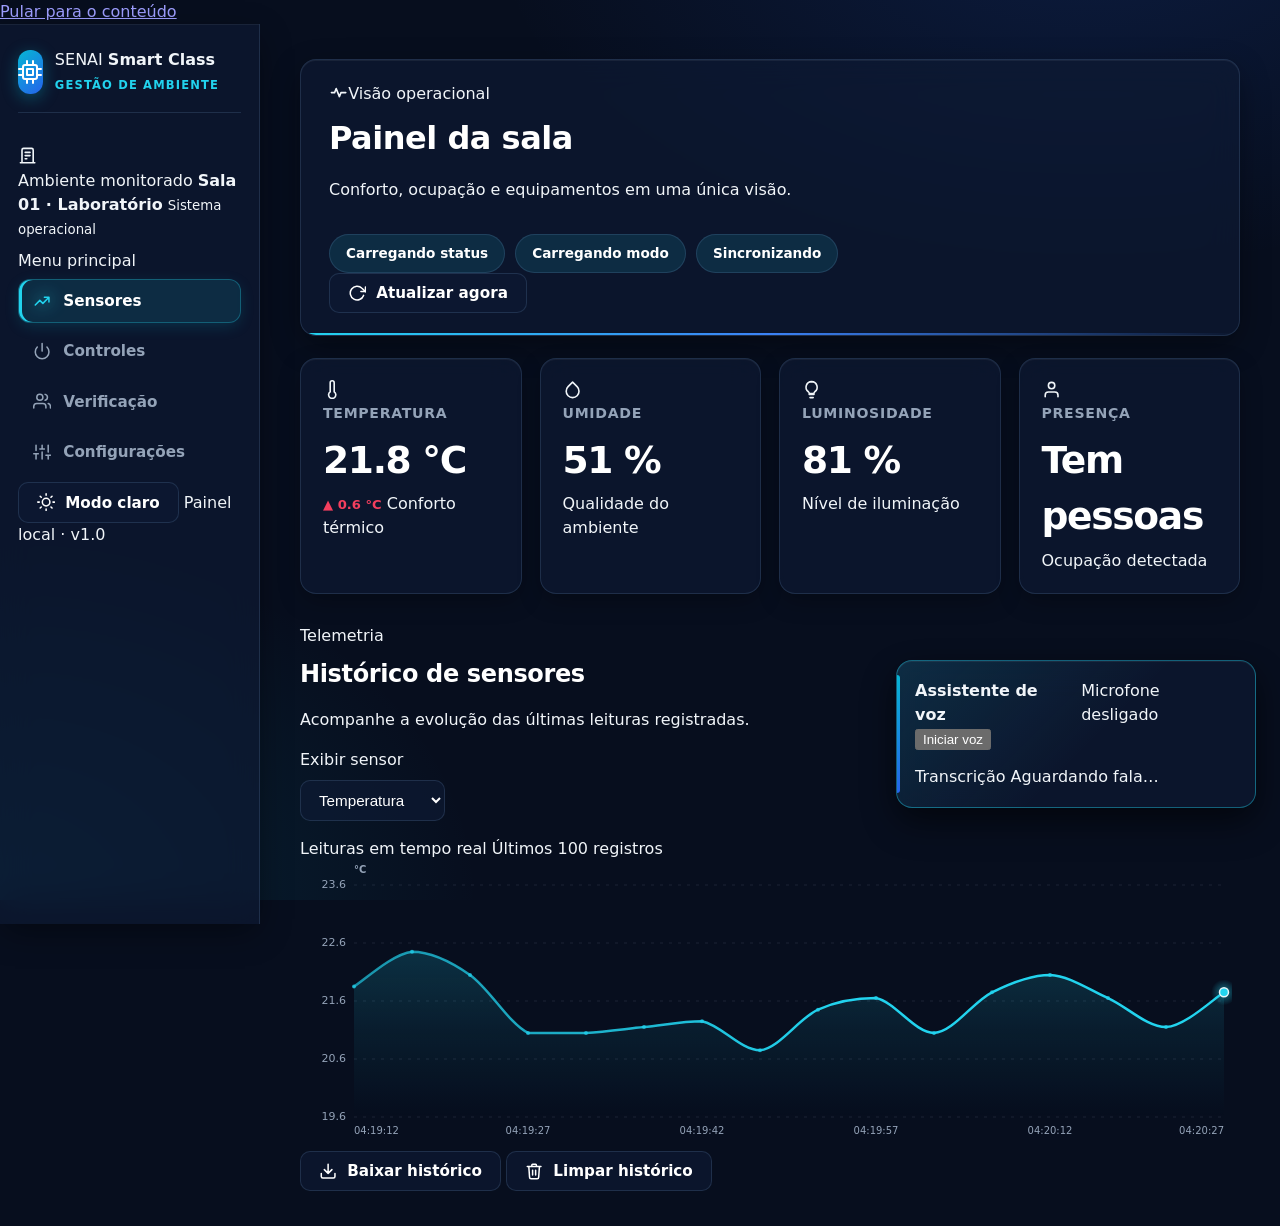
<file: INDEX.html>
<!DOCTYPE html>
<html lang="pt-BR" data-tema="escuro">

<head>
    <meta charset="UTF-8">
    <meta name="viewport" content="width=device-width, initial-scale=1">
    <meta name="color-scheme" content="dark light">
    <meta name="theme-color" content="#07111f">
    <meta name="description" content="Painel inteligente para monitoramento e controle de sala.">
    <title>SENAI Smart Class | Monitoramento Inteligente</title>
    <script>
        /* Aplica o tema salvo antes da primeira pintura para evitar oscilação visual. */
        try {
            const temaSalvo = localStorage.getItem("tema");
            document.documentElement.dataset.tema =
                temaSalvo === "claro" || temaSalvo === "escuro" ? temaSalvo : "escuro";
        } catch (erro) {
            document.documentElement.dataset.tema = "escuro";
        }
    </script>
    <link rel="stylesheet" href="VISUAL.css">
    <script src="APP.js" defer></script>
</head>

<body>
    <a class="pular-conteudo" href="#conteudo-principal">Pular para o conteúdo</a>

    <!-- Sprite local: mantém a interface rápida e independente de bibliotecas externas. -->
    <svg class="svg-sprite" width="0" height="0" aria-hidden="true" focusable="false">
        <symbol id="i-logo" viewBox="0 0 24 24">
            <rect x="5" y="5" width="14" height="14" rx="2" />
            <rect x="9" y="9" width="6" height="6" />
            <path d="M9 1v4M15 1v4M9 19v4M15 19v4M1 9h4M1 15h4M19 9h4M19 15h4" />
        </symbol>
        <symbol id="i-temp" viewBox="0 0 24 24">
            <path d="M14 14.76V3.5a2.5 2.5 0 0 0-5 0v11.26a4.5 4.5 0 1 0 5 0z" />
        </symbol>
        <symbol id="i-gota" viewBox="0 0 24 24">
            <path d="M12 2.69l5.66 5.66a8 8 0 1 1-11.31 0z" />
        </symbol>
        <symbol id="i-luz" viewBox="0 0 24 24">
            <path d="M9 18h6M10 22h4M12 2a7 7 0 0 0-4 12.7c.7.6 1 1.3 1 2.3h6c0-1 .3-1.7 1-2.3A7 7 0 0 0 12 2z" />
        </symbol>
        <symbol id="i-user" viewBox="0 0 24 24">
            <path d="M20 21v-2a4 4 0 0 0-4-4H8a4 4 0 0 0-4 4v2" />
            <circle cx="12" cy="7" r="4" />
        </symbol>
        <symbol id="i-users" viewBox="0 0 24 24">
            <path d="M17 21v-2a4 4 0 0 0-4-4H5a4 4 0 0 0-4 4v2" />
            <circle cx="9" cy="7" r="4" />
            <path d="M23 21v-2a4 4 0 0 0-3-3.87M16 3.13a4 4 0 0 1 0 7.75" />
        </symbol>
        <symbol id="i-neve" viewBox="0 0 24 24">
            <path d="M12 2v20M2 12h20M4.93 4.93l14.14 14.14M19.07 4.93 4.93 19.07" />
        </symbol>
        <symbol id="i-power" viewBox="0 0 24 24">
            <path d="M18.36 6.64a9 9 0 1 1-12.73 0M12 2v10" />
        </symbol>
        <symbol id="i-grafico" viewBox="0 0 24 24">
            <path d="M3 17l6-6 4 4 8-8M15 7h6v6" />
        </symbol>
        <symbol id="i-ajustes" viewBox="0 0 24 24">
            <path d="M4 21v-7M4 10V3M12 21v-9M12 8V3M20 21v-5M20 12V3M1 14h6M9 8h6M17 16h6" />
        </symbol>
        <symbol id="i-atualizar" viewBox="0 0 24 24">
            <path d="M23 4v6h-6" />
            <path d="M20.49 15a9 9 0 1 1-2.12-9.36L23 10" />
        </symbol>
        <symbol id="i-baixar" viewBox="0 0 24 24">
            <path d="M21 15v4a2 2 0 0 1-2 2H5a2 2 0 0 1-2-2v-4M7 10l5 5 5-5M12 15V3" />
        </symbol>
        <symbol id="i-lixo" viewBox="0 0 24 24">
            <path
                d="M3 6h18M19 6l-1 14a2 2 0 0 1-2 2H8a2 2 0 0 1-2-2L5 6M10 11v6M14 11v6M9 6V4a1 1 0 0 1 1-1h4a1 1 0 0 1 1 1v2" />
        </symbol>
        <symbol id="i-sol" viewBox="0 0 24 24">
            <circle cx="12" cy="12" r="5" />
            <path
                d="M12 1v2M12 21v2M4.2 4.2l1.4 1.4M18.4 18.4l1.4 1.4M1 12h2M21 12h2M4.2 19.8l1.4-1.4M18.4 5.6l1.4-1.4" />
        </symbol>
        <symbol id="i-lua" viewBox="0 0 24 24">
            <path d="M21 12.79A9 9 0 1 1 11.21 3 7 7 0 0 0 21 12.79z" />
        </symbol>
        <symbol id="i-sala" viewBox="0 0 24 24">
            <path d="M3 21h18M5 21V5a2 2 0 0 1 2-2h10a2 2 0 0 1 2 2v16M9 8h6M9 12h6M9 16h2" />
        </symbol>
        <symbol id="i-pulso" viewBox="0 0 24 24">
            <path d="M3 12h4l2-5 4 10 2-5h6" />
        </symbol>
    </svg>

    <div class="fundo-orb fundo-orb-um" aria-hidden="true"></div>
    <div class="fundo-orb fundo-orb-dois" aria-hidden="true"></div>

    <div class="layout">
        <aside class="sidebar" aria-label="Navegação do painel">
            <div class="marca">
                <span class="logo" aria-hidden="true">
                    <svg class="ico">
                        <use href="#i-logo" />
                    </svg>
                </span>
                <div class="marca-texto">
                    <span class="marca-instituicao">SENAI</span>
                    <strong>Smart Class</strong>
                    <small>Gestão de ambiente</small>
                </div>
            </div>

            <div class="sala-resumo">
                <span class="sala-icone" aria-hidden="true"><svg class="ico">
                        <use href="#i-sala" />
                    </svg></span>
                <div>
                    <span>Ambiente monitorado</span>
                    <strong>Sala 01 · Laboratório</strong>
                    <small><i aria-hidden="true"></i>Sistema operacional</small>
                </div>
            </div>

            <nav class="menu" aria-label="Seções do dashboard" role="tablist">
                <span class="menu-titulo">Menu principal</span>
                <button class="aba-btn ativa" id="aba-btn-sensores" data-aba="sensores" type="button" role="tab"
                    aria-selected="true" aria-controls="aba-sensores" tabindex="0">
                    <svg class="ico" aria-hidden="true">
                        <use href="#i-grafico" />
                    </svg>
                    <span>Sensores</span>
                </button>
                <button class="aba-btn" id="aba-btn-controles" data-aba="controles" type="button" role="tab"
                    aria-selected="false" aria-controls="aba-controles" tabindex="-1">
                    <svg class="ico" aria-hidden="true">
                        <use href="#i-power" />
                    </svg>
                    <span>Controles</span>
                </button>
                <button class="aba-btn" id="aba-btn-verificacao" data-aba="verificacao" type="button" role="tab"
                    aria-selected="false" aria-controls="aba-verificacao" tabindex="-1">
                    <svg class="ico" aria-hidden="true">
                        <use href="#i-users" />
                    </svg>
                    <span>Verificação</span>
                </button>
                <button class="aba-btn" id="aba-btn-config" data-aba="config" type="button" role="tab"
                    aria-selected="false" aria-controls="aba-config" tabindex="-1">
                    <svg class="ico" aria-hidden="true">
                        <use href="#i-ajustes" />
                    </svg>
                    <span>Configurações</span>
                </button>
            </nav>

            <div class="sidebar-rodape">
                <button class="btn tema-btn" id="btn-tema" type="button" aria-label="Ativar modo claro">
                    <span class="tema-icone" aria-hidden="true">
                        <svg class="ico ico-sol">
                            <use href="#i-sol" />
                        </svg>
                        <svg class="ico ico-lua">
                            <use href="#i-lua" />
                        </svg>
                    </span>
                    <span id="tema-texto">Modo claro</span>
                </button>
                <span class="versao">Painel local · v1.0</span>
            </div>
        </aside>

        <main class="conteudo" id="conteudo-principal" tabindex="-1">
            <div class="conteudo-interno">
                <header class="banner">
                    <div class="banner-identidade">
                        <span class="eyebrow"><svg class="ico" aria-hidden="true">
                                <use href="#i-pulso" />
                            </svg>Visão operacional</span>
                        <h1>Painel da sala</h1>
                        <p>Conforto, ocupação e equipamentos em uma única visão.</p>
                    </div>

                    <div class="banner-operacao">
                        <div class="pills" aria-label="Resumo operacional" aria-live="polite">
                            <span class="status" id="banner-status">Carregando status</span>
                            <span class="status" id="banner-modo">Carregando modo</span>
                            <span class="status status-hora" id="banner-hora">Sincronizando</span>
                        </div>
                        <button class="btn btn-atualizar" id="btn-atualizar" type="button">
                            <svg class="ico" aria-hidden="true">
                                <use href="#i-atualizar" />
                            </svg>
                            Atualizar agora
                        </button>
                    </div>
                </header>

                <section class="metricas" aria-label="Indicadores atuais da sala">
                    <article class="card metrica metrica-temperatura">
                        <div class="metrica-topo">
                            <span class="metrica-icone" aria-hidden="true"><svg class="ico">
                                    <use href="#i-temp" />
                                </svg></span>
                            <span class="rotulo">Temperatura</span>
                        </div>
                        <div class="valor" id="m-temp">--</div>
                        <div class="metrica-rodape">
                            <span class="delta" id="m-temp-delta"></span>
                            <span>Conforto térmico</span>
                        </div>
                    </article>

                    <article class="card metrica metrica-umidade">
                        <div class="metrica-topo">
                            <span class="metrica-icone" aria-hidden="true"><svg class="ico">
                                    <use href="#i-gota" />
                                </svg></span>
                            <span class="rotulo">Umidade</span>
                        </div>
                        <div class="valor" id="m-umid">--</div>
                        <div class="metrica-rodape"><span>Qualidade do ambiente</span></div>
                    </article>

                    <article class="card metrica metrica-luminosidade">
                        <div class="metrica-topo">
                            <span class="metrica-icone" aria-hidden="true"><svg class="ico">
                                    <use href="#i-luz" />
                                </svg></span>
                            <span class="rotulo">Luminosidade</span>
                        </div>
                        <div class="valor" id="m-lux">--</div>
                        <div class="metrica-rodape"><span>Nível de iluminação</span></div>
                    </article>

                    <article class="card metrica metrica-presenca">
                        <div class="metrica-topo">
                            <span class="metrica-icone" aria-hidden="true"><svg class="ico">
                                    <use href="#i-user" />
                                </svg></span>
                            <span class="rotulo">Presença</span>
                        </div>
                        <div class="valor valor-texto" id="m-presenca">--</div>
                        <div class="metrica-rodape"><span>Ocupação detectada</span></div>
                    </article>
                </section>

                <section class="alertas" id="alertas" aria-label="Alertas da sala" aria-live="polite"
                    aria-atomic="true"></section>

                <section class="aba painel ativa" id="aba-sensores" role="tabpanel" aria-labelledby="aba-btn-sensores">
                    <div class="painel-cabecalho">
                        <div>
                            <span class="secao-kicker">Telemetria</span>
                            <h2>Histórico de sensores</h2>
                            <p>Acompanhe a evolução das últimas leituras registradas.</p>
                        </div>
                        <label class="campo-select" for="sensor-grafico">
                            <span>Exibir sensor</span>
                            <select id="sensor-grafico">
                                <option value="temperatura">Temperatura</option>
                                <option value="umidade">Umidade</option>
                                <option value="luminosidade">Luminosidade</option>
                            </select>
                        </label>
                    </div>

                    <div class="grafico-container">
                        <div class="grafico-meta">
                            <span><i class="legenda-ponto" aria-hidden="true"></i>Leituras em tempo real</span>
                            <span>Últimos 100 registros</span>
                        </div>
                        <canvas class="grafico" id="grafico-sensor" role="img"
                            aria-label="Gráfico do histórico do sensor selecionado">Seu navegador não oferece suporte ao
                            gráfico.</canvas>
                    </div>

                    <div class="painel-acoes">
                        <button class="btn" id="btn-baixar" type="button"><svg class="ico" aria-hidden="true">
                                <use href="#i-baixar" />
                            </svg>Baixar histórico</button>
                        <button class="btn btn-secundario" id="btn-limpar" type="button"><svg class="ico"
                                aria-hidden="true">
                                <use href="#i-lixo" />
                            </svg>Limpar histórico</button>
                    </div>
                </section>

                <section class="aba painel" id="aba-controles" role="tabpanel" aria-labelledby="aba-btn-controles"
                    hidden>
                    <div class="painel-cabecalho painel-cabecalho-controles">
                        <div>
                            <span class="secao-kicker">Automação</span>
                            <h2>Controles da sala</h2>
                            <p>Gerencie os equipamentos e acompanhe as ações recentes.</p>
                        </div>
                        <div class="controles-globais">
                            <label class="switch-control" for="modo-auto">
                                <input type="checkbox" id="modo-auto">
                                <span class="switch-visual" aria-hidden="true"></span>
                                <span><strong>Modo automático</strong><small>Regras inteligentes</small></span>
                            </label>
                            <button class="btn btn-perigo" id="btn-desligar-tudo" type="button"><svg class="ico"
                                    aria-hidden="true">
                                    <use href="#i-power" />
                                </svg>Encerrar sala</button>
                        </div>
                    </div>

                    <div class="duas-colunas equipamentos-grid">
                        <article class="card equipamento-card">
                            <div class="equipamento-topo">
                                <span class="equipamento-icone equipamento-icone-ar" aria-hidden="true"><svg
                                        class="ico">
                                        <use href="#i-neve" />
                                    </svg></span>
                                <div><span>Climatização</span>
                                    <h3>Ar-condicionado</h3>
                                </div>
                            </div>
                            <p>Mantenha a temperatura ideal durante as atividades.</p>
                            <div class="equipamento-rodape">
                                <span class="pill off" id="pill-ar"></span>
                                <button class="btn" id="btn-ar" type="button">Ligar/Desligar ar</button>
                            </div>
                        </article>

                        <article class="card equipamento-card">
                            <div class="equipamento-topo">
                                <span class="equipamento-icone equipamento-icone-luz" aria-hidden="true"><svg
                                        class="ico">
                                        <use href="#i-luz" />
                                    </svg></span>
                                <div><span>Iluminação</span>
                                    <h3>Luzes da sala</h3>
                                </div>
                            </div>
                            <p>Ajuste a iluminação conforme a presença e o ambiente.</p>
                            <div class="equipamento-rodape">
                                <span class="pill off" id="pill-luz"></span>
                                <button class="btn" id="btn-luz" type="button">Ligar/Desligar luz</button>
                            </div>
                        </article>
                    </div>

                    <section class="eventos-card" aria-labelledby="eventos-titulo">
                        <div class="eventos-cabecalho">
                            <div><span class="secao-kicker">Atividade</span>
                                <h3 id="eventos-titulo">Últimos eventos</h3>
                            </div>
                            <span>Até 15 registros</span>
                        </div>
                        <div id="lista-eventos" aria-live="polite"></div>
                    </section>
                </section>

                <section class="aba painel" id="aba-verificacao" role="tabpanel" aria-labelledby="aba-btn-verificacao"
                    hidden>
                    <div class="painel-cabecalho">
                        <div>
                            <span class="secao-kicker">Ocupação</span>
                            <h2>Verificação de pessoas</h2>
                            <p>Visualize a presença atual e a movimentação registrada.</p>
                        </div>
                    </div>

                    <div class="ocupacao-grid">
                        <article class="card metrica metrica-pessoas">
                            <span class="metrica-icone" aria-hidden="true"><svg class="ico">
                                    <use href="#i-users" />
                                </svg></span>
                            <div class="rotulo">Pessoas nesta sala</div>
                            <div class="valor" id="m-pessoas">--</div>
                            <div class="delta" id="m-pessoas-delta"></div>
                            <p>Contagem simulada da ocupação atual.</p>
                        </article>
                        <div class="grafico-container grafico-container-ocupacao">
                            <div class="grafico-meta">
                                <span><i class="legenda-ponto legenda-ponto-secundario" aria-hidden="true"></i>Variação
                                    de ocupação</span>
                                <span>Tempo real</span>
                            </div>
                            <canvas class="grafico" id="grafico-pessoas" role="img"
                                aria-label="Gráfico do histórico de ocupação">Seu navegador não oferece suporte ao
                                gráfico.</canvas>
                        </div>
                    </div>
                </section>

                <section class="aba painel" id="aba-config" role="tabpanel" aria-labelledby="aba-btn-config" hidden>
                    <div class="painel-cabecalho">
                        <div>
                            <span class="secao-kicker">Preferências</span>
                            <h2>Configurações</h2>
                            <p>Defina os limites usados pela automação da sala.</p>
                        </div>
                    </div>

                    <div class="config-grid">
                        <div class="config-item">
                            <div class="config-item-cabecalho">
                                <div><span>Climatização</span><label for="temp-alta">Temperatura para ligar o ar</label>
                                </div>
                                <output for="temp-alta"><b id="temp-alta-valor">28</b> °C</output>
                            </div>
                            <input type="range" id="temp-alta" min="20" max="32" value="28">
                            <div class="range-limites"><span>20 °C</span><span>32 °C</span></div>
                        </div>

                        <div class="config-item">
                            <div class="config-item-cabecalho">
                                <div><span>Iluminação</span><label for="lux-baixa">Luminosidade para ligar a luz</label>
                                </div>
                                <output for="lux-baixa"><b id="lux-baixa-valor">40</b>%</output>
                            </div>
                            <input type="range" id="lux-baixa" min="10" max="80" value="40">
                            <div class="range-limites"><span>10%</span><span>80%</span></div>
                        </div>

                        <div class="config-item config-item-atualizacao">
                            <label class="switch-control switch-control-largo" for="auto-refresh">
                                <input type="checkbox" id="auto-refresh">
                                <span class="switch-visual" aria-hidden="true"></span>
                                <span><strong>Atualização automática</strong><small>Renovar as leituras
                                        periodicamente</small></span>
                            </label>
                            <div class="intervalo-config">
                                <div class="config-item-cabecalho">
                                    <label for="intervalo">Intervalo entre leituras</label>
                                    <output for="intervalo"><b id="intervalo-valor">5</b> s</output>
                                </div>
                                <input type="range" id="intervalo" min="2" max="30" value="5" disabled>
                                <div class="range-limites"><span>2 s</span><span>30 s</span></div>
                            </div>
                        </div>
                    </div>
                </section>
            </div>
        </main>
    </div>

    <section id="voz-widget" class="voz-widget" aria-label="Comando de voz">
        <div class="voz-cabecalho">
            <span id="voz-indicador" class="voz-indicador" aria-hidden="true"></span>
            <div class="voz-identidade"><strong>Assistente de voz</strong><span id="voz-status"
                    aria-live="polite">Microfone desligado</span></div>
            <button id="btn-voz" type="button" aria-pressed="false">Iniciar voz</button>
        </div>
        <div class="voz-transcricao">
            <span>Transcrição</span>
            <output id="voz-texto" aria-live="polite">Aguardando fala…</output>
        </div>
    </section>
</body>

</html>
</file>
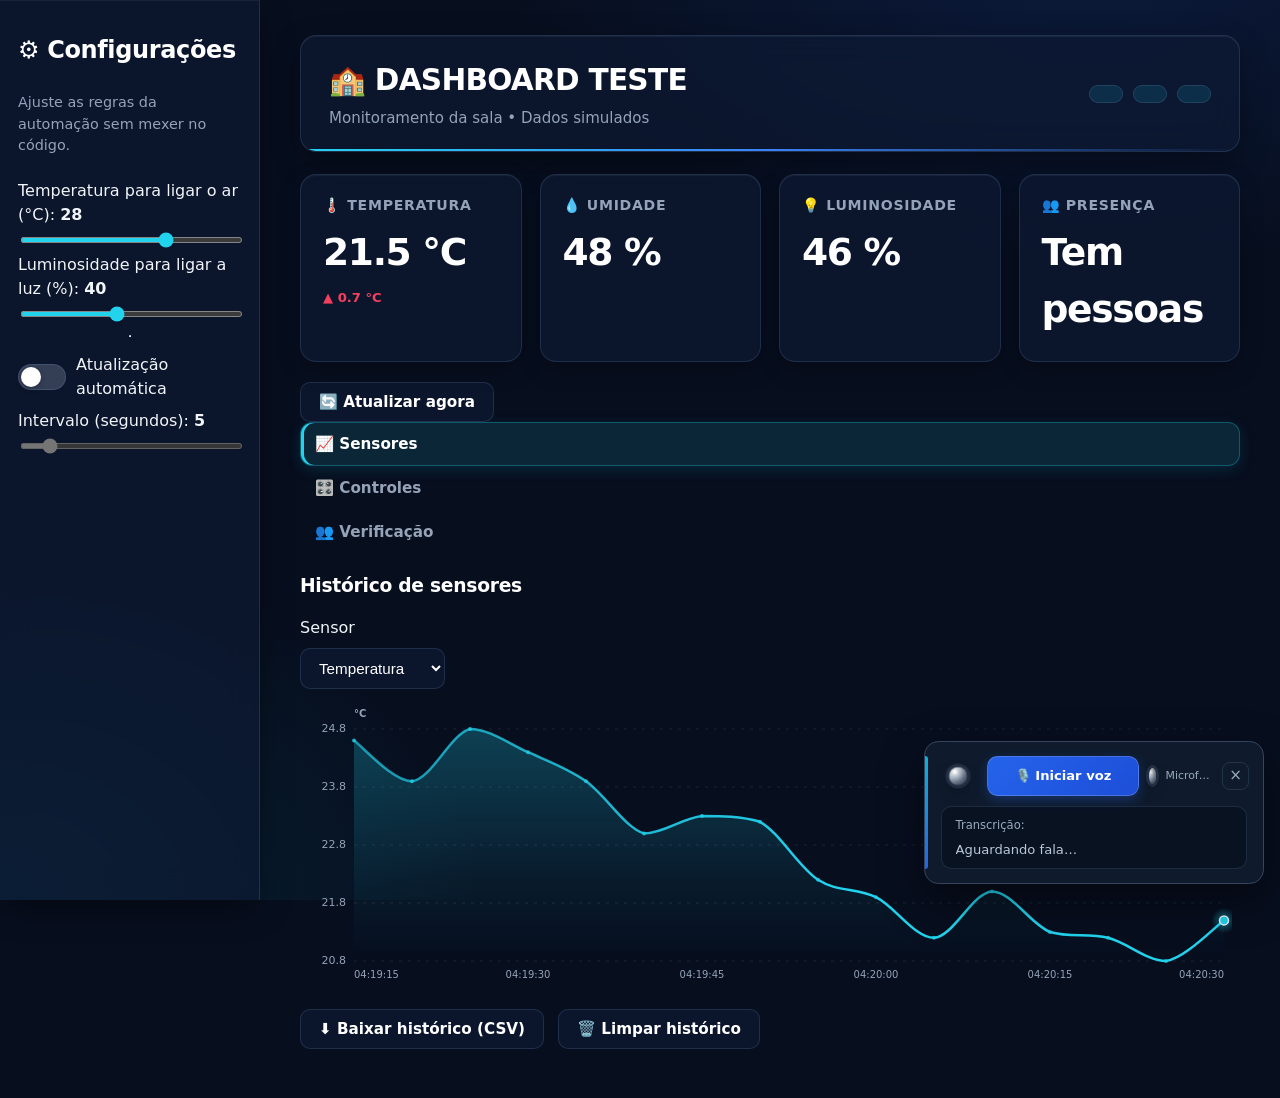
<file: corpo - em html.html>
<!DOCTYPE html>
<html lang="pt-BR">
<head>
  <meta charset="UTF-8">
  <meta name="viewport" content="width=device-width, initial-scale=1">
  <title>Dashboard | Monitoramento da Sala</title>
  <link rel="stylesheet" href="visual.css">
  <script src="app.js" defer></script>
</head>
<body>

<div class="layout">

  <!-- CONFIGURAÇÕES -->
  <aside class="sidebar">
    <h2>⚙️ Configurações</h2>
    <p class="legenda">
      Ajuste as regras da automação sem mexer no código.
    </p>

    <label for="temp-alta">
      Temperatura para ligar o ar (°C):
      <b id="temp-alta-valor">28</b>
    </label>
    <input type="range" id="temp-alta"
           min="20" max="32" value="28">

    <label for="lux-baixa">
      Luminosidade para ligar a luz (%):
      <b id="lux-baixa-valor">40</b>
    </label>
    <input type="range" id="lux-baixa"
           min="10" max="80" value="40">

    <hr>

    <label class="linha" for="auto-refresh">
      <input type="checkbox" id="auto-refresh">
      Atualização automática
    </label>

    <label for="intervalo">
      Intervalo (segundos):
      <b id="intervalo-valor">5</b>
    </label>
    <input type="range" id="intervalo"
           min="2" max="30" value="5" disabled>
  </aside>

  <!-- DASHBOARD -->
  <main class="conteudo">

    <!-- BANNER -->
    <header class="banner">
      <div>
        <div class="titulo">🏫 DASHBOARD TESTE</div>
        <div class="subtitulo">
          Monitoramento da sala • Dados simulados
        </div>
      </div>

      <div class="pills">
        <span class="status" id="banner-status"></span>
        <span class="status" id="banner-modo"></span>
        <span class="status" id="banner-hora"></span>
      </div>
    </header>

    <!-- SENSORES -->
    <section class="metricas">

      <div class="card metrica">
        <div class="rotulo">🌡️ Temperatura</div>
        <div class="valor" id="m-temp">--</div>
        <div class="delta" id="m-temp-delta"></div>
      </div>

      <div class="card metrica">
        <div class="rotulo">💧 Umidade</div>
        <div class="valor" id="m-umid">--</div>
      </div>

      <div class="card metrica">
        <div class="rotulo">💡 Luminosidade</div>
        <div class="valor" id="m-lux">--</div>
      </div>

      <div class="card metrica">
        <div class="rotulo">👥 Presença</div>
        <div class="valor" id="m-presenca">--</div>
      </div>

    </section>

    <button class="btn" id="btn-atualizar">
      🔄 Atualizar agora
    </button>

    <div id="alertas"></div>

    <!-- NAVEGAÇÃO -->
    <nav class="abas" aria-label="Seções do dashboard">
      <button class="aba-btn ativa" data-aba="sensores">
        📈 Sensores
      </button>
      <button class="aba-btn" data-aba="controles">
        🎛️ Controles
      </button>
      <button class="aba-btn" data-aba="verificacao">
        👥 Verificação
      </button>
    </nav>

    <!-- ABA SENSORES -->
    <section class="aba ativa" id="aba-sensores">
      <h3>Histórico de sensores</h3>

      <label for="sensor-grafico">Sensor</label>

      <select id="sensor-grafico">
        <option value="temperatura">Temperatura</option>
        <option value="umidade">Umidade</option>
        <option value="luminosidade">Luminosidade</option>
      </select>

      <canvas class="grafico" id="grafico-sensor"></canvas>

      <div class="linha-botoes">
        <button class="btn" id="btn-baixar">
          ⬇️ Baixar histórico (CSV)
        </button>

        <button class="btn" id="btn-limpar">
          🗑️ Limpar histórico
        </button>
      </div>
    </section>

    <!-- ABA CONTROLES -->
    <section class="aba" id="aba-controles">
      <h3>Controles da sala</h3>

      <div class="linha-botoes">
        <label class="linha" for="modo-auto">
          <input type="checkbox" id="modo-auto">
          🤖 Modo automático
        </label>

        <button class="btn primario" id="btn-desligar-tudo">
          ⏻ Desligar tudo (sem aula)
        </button>
      </div>

      <div class="duas-colunas">

        <div class="card">
          <h3>❄️ Ar-condicionado</h3>
          <span class="pill off" id="pill-ar"></span>
          <div>
            <button class="btn" id="btn-ar">
              Ligar/Desligar ar
            </button>
          </div>
        </div>

        <div class="card">
          <h3>💡 Luz</h3>
          <span class="pill off" id="pill-luz"></span>
          <div>
            <button class="btn" id="btn-luz">
              Ligar/Desligar luz
            </button>
          </div>
        </div>

      </div>

      <h4>📋 Últimos eventos</h4>
      <div id="lista-eventos"></div>
    </section>

    <!-- ABA VERIFICAÇÃO -->
    <section class="aba" id="aba-verificacao">
      <h3>Verificação de Pessoas</h3>

      <div class="card metrica metrica-pessoas">
        <div class="rotulo">👥 Pessoas nesta sala</div>
        <div class="valor" id="m-pessoas">--</div>
        <div class="delta" id="m-pessoas-delta"></div>
      </div>

      <canvas class="grafico" id="grafico-pessoas"></canvas>
    </section>

  </main>
</div>

<!-- CONTROLE DE VOZ -->
<section id="voz-widget" class="voz-widget"
         aria-label="Comando de voz">

  <div class="voz-cabecalho">

    <button id="btn-voz" type="button"
            aria-pressed="false">
      🎙️ Iniciar voz
    </button>

    <span id="voz-indicador"
          class="voz-indicador"
          aria-hidden="true"></span>

    <span id="voz-status" aria-live="polite">
      Microfone desligado
    </span>

  </div>

  <div class="voz-transcricao">
    <span>Transcrição:</span>
    <output id="voz-texto" aria-live="polite">
      Aguardando fala…
    </output>
  </div>

</section>

</body>
</html>
</file>
<file: VISUAL.css>
/* =====================================================
   SENAI SMART CLASS — DESIGN SYSTEM "SMART ROOM / TECH"
   ===================================================== */

/* ===== VARIÁVEIS DO SISTEMA (TEMAS) ===== */
:root {
  color-scheme: dark;
  --fundo: #070e1e;
  --fundo-grad-1: rgba(37, 99, 235, 0.16);
  --fundo-grad-2: rgba(6, 182, 212, 0.14);
  --vidro: rgba(15, 27, 53, 0.65);
  --vidro-hover: rgba(22, 38, 74, 0.75);
  --borda: rgba(147, 197, 253, 0.14);
  --borda-hover: rgba(34, 211, 238, 0.4);
  --borda-foco: #22d3ee;
  --texto: #f1f5f9;
  --texto-forte: #ffffff;
  --suave: #94a3b8;
  --ciano: #22d3ee;
  --azul: #3b82f6;
  --grade: rgba(148, 163, 184, 0.15);
  --grafico-1: #22d3ee;
  --grafico-2: #60a5fa;
  --bom: #38bdf8;
  --ruim: #f43f5e;
  --aviso-bg: rgba(251, 146, 60, 0.12);
  --aviso: #fb923c;
  --btn-bg: linear-gradient(135deg, #06b6d4, #2563eb);
  --btn-txt: #ffffff;
  --chip: rgba(34, 211, 238, 0.12);
  --sombra: 0 10px 32px -4px rgba(0, 0, 0, 0.45), inset 0 1px 0 rgba(255, 255, 255, 0.06);
  --sombra-card: 0 8px 24px -4px rgba(0, 0, 0, 0.35), inset 0 1px 0 rgba(255, 255, 255, 0.05);
  --raio: 16px;
  --raio-sm: 10px;
  --transicao: 0.22s cubic-bezier(0.16, 1, 0.3, 1);
}

:root[data-tema="claro"] {
  color-scheme: light;
  --fundo: #f0f4f9;
  --fundo-grad-1: rgba(37, 99, 235, 0.08);
  --fundo-grad-2: rgba(6, 182, 212, 0.08);
  --vidro: rgba(255, 255, 255, 0.8);
  --vidro-hover: rgba(255, 255, 255, 0.95);
  --borda: rgba(29, 78, 216, 0.12);
  --borda-hover: rgba(6, 182, 212, 0.5);
  --borda-foco: #0891b2;
  --texto: #0f172a;
  --texto-forte: #020617;
  --suave: #64748b;
  --ciano: #0891b2;
  --azul: #2563eb;
  --grade: rgba(100, 116, 139, 0.16);
  --grafico-1: #0891b2;
  --grafico-2: #2563eb;
  --bom: #0284c7;
  --ruim: #e11d48;
  --aviso-bg: #fff7ed;
  --aviso: #c2410c;
  --btn-bg: linear-gradient(135deg, #0891b2, #2563eb);
  --btn-txt: #ffffff;
  --chip: rgba(8, 145, 178, 0.12);
  --sombra: 0 10px 30px -4px rgba(30, 58, 138, 0.08), inset 0 1px 0 rgba(255, 255, 255, 0.8);
  --sombra-card: 0 8px 24px -4px rgba(30, 58, 138, 0.06), inset 0 1px 0 rgba(255, 255, 255, 0.9);
}

/* ===== BASE & TIPOGRAFIA ===== */
* {
  box-sizing: border-box;
}

body {
  margin: 0;
  font-family: system-ui, -apple-system, "Segoe UI", Roboto, sans-serif;
  color: var(--texto);
  line-height: 1.5;
  background:
    radial-gradient(1000px 600px at 85% -10%, var(--fundo-grad-1), transparent 60%),
    radial-gradient(800px 600px at 0% 100%, var(--fundo-grad-2), transparent 60%),
    var(--fundo);
  background-attachment: fixed;
  -webkit-font-smoothing: antialiased;
}

h1, h2, h3, h4 {
  color: var(--texto-forte);
  font-weight: 700;
  letter-spacing: -0.015em;
  margin: 0.5rem 0 1rem;
}

.layout {
  display: flex;
  min-height: 100vh;
}

.ico {
  width: 1.2em;
  height: 1.2em;
  fill: none;
  stroke: currentColor;
  stroke-width: 2;
  stroke-linecap: round;
  stroke-linejoin: round;
  flex: none;
  vertical-align: -0.2em;
}

/* Acessibilidade: foco visível */
button:focus-visible,
input:focus-visible,
select:focus-visible {
  outline: 2px solid var(--borda-foco);
  outline-offset: 3px;
}

[hidden] {
  display: none !important;
}

/* ===== VIDRO (GLASSMORPHISM) ===== */
.sidebar,
.banner,
.card,
canvas.grafico,
.evento {
  background: var(--vidro);
  border: 1px solid var(--borda);
  backdrop-filter: blur(16px);
  -webkit-backdrop-filter: blur(16px);
  box-shadow: var(--sombra);
  transition: border-color var(--transicao), box-shadow var(--transicao), transform var(--transicao);
}

/* ===== MENU LATERAL ===== */
.sidebar {
  width: 260px;
  flex-shrink: 0;
  position: sticky;
  top: 0;
  height: 100vh;
  padding: 24px 18px;
  display: flex;
  flex-direction: column;
  gap: 8px;
  border-width: 0 1px 0 0;
  border-radius: 0;
  z-index: 10;
}

.marca {
  display: flex;
  align-items: center;
  gap: 12px;
  margin-bottom: 24px;
  padding-bottom: 16px;
  border-bottom: 1px solid var(--borda);
}

.marca .logo {
  display: grid;
  place-items: center;
  width: 44px;
  height: 44px;
  border-radius: 12px;
  background: var(--btn-bg);
  color: var(--btn-txt);
  box-shadow: 0 4px 16px rgba(6, 182, 212, 0.35);
}

.marca .logo .ico {
  width: 24px;
  height: 24px;
}

.marca b {
  display: block;
  font-size: 1.1rem;
  font-weight: 800;
  letter-spacing: 0.08em;
  color: var(--texto-forte);
}

.marca small {
  color: var(--ciano);
  font-size: 0.72rem;
  font-weight: 700;
  letter-spacing: 0.1em;
  text-transform: uppercase;
}

.menu {
  display: flex;
  flex-direction: column;
  gap: 6px;
}

.aba-btn {
  display: flex;
  align-items: center;
  gap: 12px;
  width: 100%;
  padding: 12px 14px;
  border: 1px solid transparent;
  border-radius: 12px;
  background: none;
  color: var(--suave);
  font-family: inherit;
  font-size: 0.95rem;
  font-weight: 600;
  text-align: left;
  cursor: pointer;
  transition: all var(--transicao);
}

.aba-btn:hover {
  background: var(--chip);
  color: var(--texto-forte);
  transform: translateX(3px);
}

.aba-btn.ativa {
  background: var(--chip);
  color: var(--texto-forte);
  border-color: rgba(34, 211, 238, 0.3);
  box-shadow: inset 3px 0 0 var(--ciano), 0 4px 16px -2px rgba(6, 182, 212, 0.2);
}

.aba-btn.ativa .ico {
  color: var(--ciano);
  filter: drop-shadow(0 0 8px var(--ciano));
}

.tema-btn {
  margin-top: auto;
  border-radius: 12px;
  padding: 11px 14px;
  justify-content: center;
}

/* ===== CONTEÚDO PRINCIPAL ===== */
.conteudo {
  flex: 1;
  min-width: 0;
  max-width: 1320px;
  padding: 2.2rem 2.5rem;
}

.banner {
  padding: 22px 28px;
  border-radius: var(--raio);
  display: flex;
  justify-content: space-between;
  align-items: center;
  flex-wrap: wrap;
  gap: 16px;
  margin-bottom: 22px;
  position: relative;
  overflow: hidden;
}

.banner::after {
  content: "";
  position: absolute;
  bottom: 0;
  left: 0;
  right: 0;
  height: 2px;
  background: linear-gradient(90deg, var(--ciano), var(--azul), transparent);
}

.banner .titulo {
  margin: 0;
  font-size: 1.85rem;
  font-weight: 800;
  color: var(--texto-forte);
  letter-spacing: -0.025em;
}

.banner .subtitulo {
  color: var(--suave);
  font-size: 0.94rem;
  margin-top: 4px;
  display: flex;
  align-items: center;
  gap: 8px;
}

.banner .selo {
  padding: 2px 10px;
  border: 1px solid var(--borda);
  border-radius: 999px;
  font-size: 0.72rem;
  font-weight: 600;
  text-transform: uppercase;
  letter-spacing: 0.05em;
  background: rgba(34, 211, 238, 0.08);
  color: var(--ciano);
}

.banner .pills {
  display: flex;
  gap: 10px;
  flex-wrap: wrap;
}

.banner .status {
  display: inline-flex;
  align-items: center;
  gap: 8px;
  padding: 8px 16px;
  border-radius: 999px;
  font-weight: 600;
  font-size: 0.85rem;
  background: var(--chip);
  border: 1px solid var(--borda);
  color: var(--texto-forte);
}

/* Pill do horário — sem dot, só ícone + texto */
.banner .hora-pill {
  gap: 8px;
  color: var(--ciano);
}

.banner .hora-pill .ico {
  width: 1em;
  height: 1em;
  color: var(--ciano);
  opacity: 0.85;
}

.banner .status.ok::before {
  background: var(--bom);
  box-shadow: 0 0 10px var(--bom);
}

.banner .status.aviso::before {
  background: var(--aviso);
  box-shadow: 0 0 10px var(--aviso);
  animation: pulso-aviso 1.4s infinite ease-in-out;
}

@keyframes pulso-aviso {
  0%, 100% { opacity: 1; transform: scale(1); }
  50% { opacity: 0.4; transform: scale(0.85); }
}

/* ===== CARDS E MÉTRICAS ===== */
.card {
  border-radius: var(--raio);
  padding: 20px 22px;
  box-shadow: var(--sombra-card);
}

.card:hover {
  border-color: var(--borda-hover);
}

.metricas {
  display: grid;
  grid-template-columns: repeat(4, 1fr);
  gap: 18px;
  margin-bottom: 20px;
}

.metrica {
  position: relative;
  overflow: hidden;
}

.metrica:hover {
  transform: translateY(-3px);
  box-shadow: 0 14px 34px -4px rgba(0, 0, 0, 0.4), inset 0 1px 0 rgba(255, 255, 255, 0.1);
}

.metrica .rotulo {
  color: var(--suave);
  font-size: 0.88rem;
  font-weight: 600;
  text-transform: uppercase;
  letter-spacing: 0.05em;
  display: flex;
  align-items: center;
  gap: 10px;
}

.metrica .rotulo .ico {
  color: var(--ciano);
  filter: drop-shadow(0 0 8px rgba(34, 211, 238, 0.5));
}

.metrica .valor {
  font-size: 2.35rem;
  font-weight: 800;
  font-variant-numeric: tabular-nums;
  letter-spacing: -0.035em;
  margin: 8px 0 4px;
  color: var(--texto-forte);
}

.metrica .delta {
  font-size: 0.82rem;
  font-weight: 700;
  min-height: 1.4em;
  display: inline-flex;
  align-items: center;
  gap: 4px;
}

.delta.bom { color: var(--bom); }
.delta.ruim { color: var(--ruim); }
.delta.neutro { color: var(--suave); }

.metrica-pessoas {
  max-width: 340px;
  margin-bottom: 18px;
}

/* ===== BOTÕES ===== */
.btn {
  display: inline-flex;
  align-items: center;
  justify-content: center;
  gap: 10px;
  border: 1px solid var(--borda);
  background: var(--vidro);
  color: var(--texto-forte);
  border-radius: var(--raio-sm);
  padding: 10px 18px;
  font-family: inherit;
  font-size: 0.95rem;
  font-weight: 600;
  cursor: pointer;
  transition: all var(--transicao);
}

.btn:hover:not(:disabled) {
  border-color: var(--ciano);
  color: var(--ciano);
  transform: translateY(-1px);
  box-shadow: 0 6px 18px -2px rgba(6, 182, 212, 0.25);
}

.btn:active:not(:disabled) {
  transform: scale(0.98);
}

.btn:disabled {
  opacity: 0.45;
  cursor: not-allowed;
}

.btn.primario {
  background: var(--btn-bg);
  border-color: transparent;
  color: var(--btn-txt);
  box-shadow: 0 4px 18px rgba(37, 99, 235, 0.35);
}

.btn.primario:hover:not(:disabled) {
  color: var(--btn-txt);
  filter: brightness(1.1);
  box-shadow: 0 6px 24px rgba(6, 182, 212, 0.45);
}

.linha-botoes {
  display: flex;
  align-items: center;
  gap: 14px;
  flex-wrap: wrap;
  margin: 14px 0;
}

.linha {
  display: flex;
  align-items: center;
  gap: 10px;
  cursor: pointer;
  user-select: none;
}

/* ===== INTERRUPTORES (TOGGLE SWITCHES) ===== */
input[type=checkbox] {
  appearance: none;
  -webkit-appearance: none;
  position: relative;
  flex-shrink: 0;
  width: 48px;
  height: 26px;
  margin: 0;
  border-radius: 999px;
  background: rgba(148, 163, 184, 0.3);
  border: 1px solid var(--borda);
  cursor: pointer;
  transition: all 0.25s cubic-bezier(0.16, 1, 0.3, 1);
}

input[type=checkbox]::before {
  content: "";
  position: absolute;
  top: 2px;
  left: 2px;
  width: 20px;
  height: 20px;
  border-radius: 50%;
  background: #ffffff;
  box-shadow: 0 2px 6px rgba(0, 0, 0, 0.25);
  transition: transform 0.25s cubic-bezier(0.16, 1, 0.3, 1);
}

input[type=checkbox]:checked {
  background: var(--azul);
  border-color: var(--ciano);
  box-shadow: 0 0 14px rgba(59, 130, 246, 0.5);
}

input[type=checkbox]:checked::before {
  transform: translateX(22px);
}

input[type=checkbox]:disabled {
  opacity: 0.4;
  cursor: not-allowed;
}

input[type=range] {
  width: 100%;
  accent-color: var(--ciano);
  cursor: pointer;
  height: 6px;
  border-radius: 999px;
}

.config label {
  display: block;
  margin: 18px 0 8px;
  font-size: 0.94rem;
  font-weight: 500;
}

.config label.linha {
  display: flex;
}

.config {
  max-width: 560px;
}

.legenda {
  color: var(--suave);
  font-size: 0.9rem;
  margin-top: 0;
}

/* ===== ALERTAS ===== */
.alerta {
  display: flex;
  align-items: center;
  gap: 12px;
  padding: 14px 18px;
  border-radius: 12px;
  margin: 10px 0;
  font-size: 0.96rem;
  border-left: 4px solid transparent;
  transition: all var(--transicao);
}

.alerta::before {
  content: "";
  width: 9px;
  height: 9px;
  border-radius: 50%;
  flex-shrink: 0;
}

.alerta.ok {
  background: var(--chip);
  color: var(--bom);
  border-left-color: var(--ciano);
}

.alerta.ok::before {
  background: var(--bom);
  box-shadow: 0 0 8px var(--bom);
}

.alerta.aviso {
  background: var(--aviso-bg);
  color: var(--aviso);
  border-left-color: #fb923c;
}

.alerta.aviso::before {
  background: #fb923c;
  box-shadow: 0 0 8px #fb923c;
}

/* ===== ABAS E ANIMAÇÃO DE TRANSIÇÃO ===== */
.aba {
  display: none;
  padding-top: 10px;
}

@keyframes entradaAba {
  from {
    opacity: 0;
    transform: translateY(8px);
  }
  to {
    opacity: 1;
    transform: translateY(0);
  }
}

.aba.ativa {
  display: block;
  animation: entradaAba 0.25s cubic-bezier(0.16, 1, 0.3, 1);
}

select {
  display: block;
  margin: 8px 0 16px;
  padding: 10px 14px;
  border: 1px solid var(--borda);
  border-radius: var(--raio-sm);
  background: var(--vidro);
  color: var(--texto-forte);
  font-size: 0.95rem;
  cursor: pointer;
}

select option {
  background: var(--fundo);
  color: var(--texto);
}

canvas.grafico {
  width: 100%;
  height: 290px;
  display: block;
  border-radius: 0;
  padding: 0;
  border: none;
  box-shadow: none;
  backdrop-filter: none;
  -webkit-backdrop-filter: none;
  background: transparent;
}

/* ===== CARD DO GRÁFICO (NOVO LAYOUT) ===== */
.grafico-container-card {
  background: var(--vidro);
  border: 1px solid var(--borda);
  backdrop-filter: blur(16px);
  -webkit-backdrop-filter: blur(16px);
  border-radius: var(--raio);
  padding: 20px 22px 16px;
  box-shadow: var(--sombra-card);
  margin-bottom: 20px;
}

.grafico-topo {
  display: flex;
  justify-content: space-between;
  align-items: flex-start;
  flex-wrap: wrap;
  gap: 14px;
  margin-bottom: 14px;
}

.grafico-titulos h2 {
  margin: 0 0 4px;
  font-size: 1.15rem;
}

.grafico-status-badge {
  display: flex;
  align-items: center;
  gap: 6px;
  font-size: 0.8rem;
  color: var(--suave);
}

/* Ponto animado "ao vivo" */
.ponto-ao-vivo {
  display: inline-block;
  width: 7px;
  height: 7px;
  border-radius: 50%;
  background: var(--ciano);
  box-shadow: 0 0 8px var(--ciano);
  animation: pulsarVivo 2s ease-in-out infinite;
}

@keyframes pulsarVivo {
  0%, 100% { opacity: 1; transform: scale(1); }
  50% { opacity: 0.45; transform: scale(0.75); }
}

/* Seletor de sensor com pills/botões */
.seletor-sensores {
  display: flex;
  gap: 6px;
  flex-wrap: wrap;
}

.btn-sensor-tab {
  display: inline-flex;
  align-items: center;
  gap: 6px;
  padding: 7px 14px;
  border-radius: 999px;
  border: 1px solid var(--borda);
  background: transparent;
  color: var(--suave);
  font-family: inherit;
  font-size: 0.83rem;
  font-weight: 600;
  cursor: pointer;
  transition: all var(--transicao);
}

.btn-sensor-tab .ico {
  width: 1em;
  height: 1em;
}

.btn-sensor-tab:hover {
  background: var(--chip);
  color: var(--texto-forte);
  border-color: var(--borda-hover);
}

.btn-sensor-tab.ativo {
  background: var(--chip);
  color: var(--ciano);
  border-color: var(--ciano);
  box-shadow: 0 0 0 1px var(--ciano), 0 4px 16px -2px rgba(34, 211, 238, 0.2);
}

.btn-sensor-tab.ativo .ico {
  color: var(--ciano);
  filter: drop-shadow(0 0 5px var(--ciano));
}

/* KPIs rápidos acima do gráfico */
.grafico-kpis {
  display: grid;
  grid-template-columns: repeat(5, minmax(0, 1fr));
  margin-bottom: 8px;
  border: 1px solid var(--borda);
  border-radius: var(--raio-sm);
  overflow: hidden;
}

.kpi-mini {
  min-width: 0;
  padding: 10px 14px;
  border-right: 1px solid var(--borda);
  display: flex;
  flex-direction: column;
  gap: 2px;
}

.kpi-mini:last-child {
  border-right: none;
}

.kpi-legenda {
  font-size: 0.72rem;
  font-weight: 600;
  text-transform: uppercase;
  letter-spacing: 0.05em;
  color: var(--suave);
}

.kpi-valor {
  font-size: 1rem;
  font-weight: 800;
  font-variant-numeric: tabular-nums;
  color: var(--texto-forte);
  letter-spacing: -0.02em;
}

.kpi-tendencia { font-size: 0.88rem; }
.tend-subindo,
.tend-caindo { color: var(--ciano); }
.tend-estavel { color: var(--suave); }

/* Wrapper e tooltip do canvas */
.grafico-canvas-wrapper {
  position: relative;
  margin-bottom: 8px;
}

.grafico-tooltip {
  position: absolute;
  display: grid;
  gap: 2px;
  min-width: 92px;
  pointer-events: none;
  background: var(--vidro);
  border: 1px solid var(--borda-hover);
  border-left: 3px solid var(--tooltip-cor, var(--ciano));
  border-radius: var(--raio-sm);
  padding: 6px 10px;
  font-size: 0.82rem;
  font-weight: 600;
  color: var(--texto-forte);
  backdrop-filter: blur(12px);
  -webkit-backdrop-filter: blur(12px);
  box-shadow: 0 8px 24px rgba(0,0,0,0.3);
  white-space: nowrap;
  z-index: 20;
  transition: opacity 0.1s;
}

.grafico-tooltip strong,
.grafico-tooltip span {
  display: block;
}

.grafico-tooltip span {
  color: var(--suave);
  font-size: 0.72rem;
  font-weight: 500;
}

/* Rodapé do gráfico */
.grafico-rodape {
  display: flex;
  justify-content: space-between;
  align-items: center;
  flex-wrap: wrap;
  gap: 12px;
  padding-top: 10px;
  border-top: 1px solid var(--borda);
  margin-top: 4px;
}

.grafico-legenda-eixos {
  display: flex;
  flex-wrap: wrap;
  gap: 14px;
}

.legenda-item {
  display: inline-flex;
  align-items: center;
  gap: 7px;
  font-size: 0.76rem;
  color: var(--suave);
}

.linha-amostra {
  display: inline-block;
  width: 22px;
  height: 2.5px;
  border-radius: 999px;
  background: var(--grafico-1);
  opacity: 0.9;
}

.ponto-amostra {
  display: inline-block;
  width: 9px;
  height: 9px;
  border-radius: 50%;
  background: var(--grafico-1);
  border: 1.5px solid white;
  box-shadow: 0 0 6px var(--grafico-1);
}

/* Acessibilidade: campo select oculto visualmente mas acessível */
.sr-only {
  position: absolute;
  width: 1px;
  height: 1px;
  padding: 0;
  margin: -1px;
  overflow: hidden;
  clip: rect(0,0,0,0);
  white-space: nowrap;
  border: 0;
}

/* ===== CONTROLES DE EQUIPAMENTOS ===== */
.duas-colunas {
  display: grid;
  grid-template-columns: 1fr 1fr;
  gap: 20px;
  margin: 18px 0;
}

.duas-colunas h3 {
  margin-top: 0;
  display: flex;
  align-items: center;
  gap: 10px;
}

.duas-colunas .card:has(.pill.on) {
  border-color: var(--ciano);
  box-shadow: 0 0 0 1px var(--ciano), 0 12px 36px -4px rgba(34, 211, 238, 0.3);
}

.pill {
  display: inline-flex;
  align-items: center;
  gap: 8px;
  padding: 6px 14px;
  border-radius: 999px;
  font-weight: 700;
  font-size: 0.85rem;
  margin-bottom: 14px;
}

.pill::before {
  content: "";
  width: 8px;
  height: 8px;
  border-radius: 50%;
  display: inline-block;
  transition: background 0.2s ease, box-shadow 0.2s ease;
}

.pill.on {
  background: var(--chip);
  color: var(--bom);
  border: 1px solid var(--ciano);
}

.pill.on::before {
  background: var(--bom);
  box-shadow: 0 0 10px var(--bom);
}

.pill.off {
  background: rgba(148, 163, 184, 0.15);
  color: var(--suave);
  border: 1px solid var(--borda);
}

.pill.off::before {
  background: var(--suave);
}

.evento {
  padding: 10px 14px;
  border-left: 3px solid var(--ciano);
  border-radius: var(--raio-sm);
  margin-bottom: 8px;
  font-size: 0.92rem;
  box-shadow: none;
}

.evento b {
  color: var(--ciano);
}

.vazio {
  color: var(--suave);
  font-size: 0.92rem;
  font-style: italic;
}

/* ===== ASSISTENTE DE VOZ ===== */
.voz-widget {
  position: relative;
  display: grid;
  grid-template-columns: minmax(220px, 0.9fr) minmax(260px, 1.4fr) auto;
  align-items: center;
  gap: 20px;
  margin-bottom: 22px;
  padding: 14px 16px 14px 18px;
  overflow: hidden;
  color: var(--texto);
  background:
    linear-gradient(110deg, rgba(34, 211, 238, 0.09), transparent 42%),
    var(--vidro);
  border: 1px solid var(--borda);
  border-radius: var(--raio);
  box-shadow: var(--sombra-card);
  transition: border-color var(--transicao), box-shadow var(--transicao);
}

.voz-widget::before {
  content: "";
  position: absolute;
  inset: 12px auto 12px 0;
  width: 3px;
  border-radius: 0 999px 999px 0;
  background: var(--btn-bg);
}

.voz-widget.falando {
  border-color: rgba(34, 211, 238, 0.5);
  box-shadow: var(--sombra-card), 0 0 0 1px rgba(34, 211, 238, 0.16);
}

.voz-identidade {
  display: flex;
  align-items: center;
  gap: 11px;
  min-width: 0;
}

.voz-icone-principal {
  position: relative;
  display: grid;
  place-items: center;
  width: 42px;
  height: 42px;
  flex: 0 0 42px;
  color: var(--ciano);
  background: rgba(34, 211, 238, 0.1);
  border: 1px solid rgba(34, 211, 238, 0.22);
  border-radius: 12px;
}

.voz-icone-principal .ico {
  width: 20px;
  height: 20px;
}

.voz-status-dot {
  position: absolute;
  right: -2px;
  bottom: -2px;
  width: 9px;
  height: 9px;
  border: 2px solid var(--fundo);
  border-radius: 50%;
  background: var(--suave);
  transition: background 0.25s ease, box-shadow 0.25s ease;
}

.voz-status-dot.ativo {
  background: var(--ciano);
  box-shadow: 0 0 9px var(--ciano);
}

.voz-meta,
.voz-transcricao-bloco {
  display: flex;
  flex-direction: column;
  min-width: 0;
  gap: 2px;
}

.voz-rotulo-badge,
.voz-subrotulo {
  color: var(--suave);
  font-size: 0.68rem;
  font-weight: 700;
  letter-spacing: 0.08em;
  text-transform: uppercase;
}

.voz-rotulo-badge {
  color: var(--ciano);
}

.voz-status-texto {
  min-width: 0;
  overflow: hidden;
  color: var(--texto);
  font-size: 0.82rem;
  text-overflow: ellipsis;
  white-space: nowrap;
}

.voz-ondas {
  display: flex;
  align-items: center;
  gap: 3px;
  height: 22px;
  margin-left: auto;
}

.voz-barra {
  display: block;
  width: 3px;
  height: 5px;
  border-radius: 999px;
  background: var(--suave);
  opacity: 0.4;
}

.voz-widget.falando .voz-barra {
  background: var(--ciano);
  opacity: 1;
}

.voz-widget.falando .voz-barra:nth-child(1) { animation: onda-voz 0.85s 0s ease-in-out infinite; }
.voz-widget.falando .voz-barra:nth-child(2) { animation: onda-voz 0.85s 0.12s ease-in-out infinite; }
.voz-widget.falando .voz-barra:nth-child(3) { animation: onda-voz 0.85s 0.24s ease-in-out infinite; }
.voz-widget.falando .voz-barra:nth-child(4) { animation: onda-voz 0.85s 0.36s ease-in-out infinite; }

@keyframes onda-voz {
  0%, 100% { height: 5px; }
  50% { height: 19px; }
}

.voz-transcricao-bloco {
  padding: 4px 18px;
  border-left: 1px solid var(--borda);
  border-right: 1px solid var(--borda);
}

.voz-transcricao-saida {
  display: block;
  max-width: 100%;
  overflow: hidden;
  color: var(--texto-forte);
  font-size: 0.88rem;
  font-weight: 600;
  text-overflow: ellipsis;
  white-space: nowrap;
}

.btn-voz-interativo {
  display: inline-flex;
  align-items: center;
  justify-content: center;
  gap: 8px;
  min-width: 136px;
  padding: 10px 16px;
  color: var(--btn-txt);
  background: var(--btn-bg);
  border: 0;
  border-radius: 11px;
  box-shadow: 0 5px 16px rgba(6, 182, 212, 0.28);
  cursor: pointer;
  font-family: inherit;
  font-size: 0.86rem;
  font-weight: 700;
  line-height: 1;
  white-space: nowrap;
  transition: transform var(--transicao), filter var(--transicao), box-shadow var(--transicao);
}

.btn-voz-interativo .ico {
  width: 17px;
  height: 17px;
}

.btn-voz-interativo:hover:not(:disabled) {
  filter: brightness(1.1);
  transform: translateY(-1px);
  box-shadow: 0 7px 20px rgba(6, 182, 212, 0.38);
}

.btn-voz-interativo:active:not(:disabled) {
  transform: translateY(0) scale(0.98);
}

.btn-voz-interativo:disabled {
  cursor: wait;
  opacity: 0.55;
}

@media (max-width: 760px) {
  .voz-widget {
    grid-template-columns: minmax(0, 1fr) auto;
    gap: 12px;
  }

  .voz-transcricao-bloco {
    grid-column: 1 / -1;
    grid-row: 2;
    padding: 10px 0 0;
    border: 0;
    border-top: 1px solid var(--borda);
  }

  .grafico-kpis {
    grid-template-columns: repeat(2, minmax(0, 1fr));
    border: 0;
    gap: 8px;
    overflow: visible;
  }

  .kpi-mini {
    border: 1px solid var(--borda);
    border-radius: var(--raio-sm);
  }

  .kpi-mini:first-child {
    grid-column: 1 / -1;
  }
}

@media (max-width: 480px) {
  .voz-widget {
    grid-template-columns: 1fr;
  }

  .btn-voz-interativo {
    width: 100%;
  }

  .voz-transcricao-bloco {
    grid-column: 1;
    grid-row: auto;
  }
}

/* ===== ASSISTENTE DE VOZ FLUTUANTE ===== */
.voz-widget {
  position: fixed;
  right: 24px;
  bottom: 92px;
  z-index: 30;
  display: grid;
  width: min(360px, calc(100vw - 32px));
  grid-template-columns: 1fr;
  gap: 14px;
  margin: 0;
  padding: 18px;
  overflow: visible;
  background:
    linear-gradient(135deg, rgba(34, 211, 238, 0.12), transparent 55%),
    var(--vidro);
  border-color: var(--borda-hover);
  box-shadow: var(--sombra), 0 16px 36px rgba(0, 0, 0, 0.28);
  backdrop-filter: blur(18px);
  -webkit-backdrop-filter: blur(18px);
}

.voz-widget::before {
  inset: 14px auto 14px 0;
}

.voz-identidade {
  gap: 12px;
}

.voz-ondas {
  margin-left: auto;
}

.voz-transcricao-bloco {
  gap: 5px;
  padding: 12px 0 0;
  border: 0;
  border-top: 1px solid var(--borda);
}

.btn-voz-interativo {
  width: 100%;
}

.btn-toggle-voz {
  position: fixed;
  right: 24px;
  bottom: 24px;
  z-index: 31;
  display: grid;
  width: 52px;
  height: 52px;
  padding: 0;
  place-items: center;
  color: var(--btn-txt);
  background: var(--btn-bg);
  border: 1px solid rgba(255, 255, 255, 0.18);
  border-radius: 50%;
  box-shadow: 0 8px 24px rgba(6, 182, 212, 0.36);
  cursor: pointer;
  transition: transform var(--transicao), filter var(--transicao), box-shadow var(--transicao);
}

.btn-toggle-voz .ico {
  width: 22px;
  height: 22px;
}

.btn-toggle-voz:hover {
  filter: brightness(1.1);
  transform: translateY(-2px);
  box-shadow: 0 11px 28px rgba(6, 182, 212, 0.48);
}

.btn-toggle-voz:active {
  transform: scale(0.96);
}

.btn-toggle-voz[aria-expanded="true"] {
  box-shadow: 0 0 0 4px rgba(34, 211, 238, 0.18), 0 8px 24px rgba(6, 182, 212, 0.36);
}

@media (max-width: 480px) {
  .voz-widget {
    right: 16px;
    bottom: 84px;
    width: calc(100vw - 32px);
  }

  .btn-toggle-voz {
    right: 16px;
    bottom: 16px;
  }
}

/* ===== TEMA CLARO / ESCURO (ÍCONES) ===== */
:root[data-tema="claro"] .ico-sol,
:root:not([data-tema="claro"]) .ico-lua {
  display: none;
}

/* ===== ACESSIBILIDADE: MOVIMENTO REDUZIDO ===== */
@media (prefers-reduced-motion: reduce) {
  *, *::before, *::after {
    animation-duration: 0.01ms !important;
    animation-iteration-count: 1 !important;
    transition-duration: 0.01ms !important;
  }
}

/* ===== RESPONSIVIDADE (TABLET E CELULAR) ===== */
@media (max-width: 900px) {
  .layout {
    flex-direction: column;
  }

  .sidebar {
    width: 100%;
    height: auto;
    position: static;
    flex-direction: row;
    flex-wrap: wrap;
    align-items: center;
    border-width: 0 0 1px 0;
    padding: 14px 18px;
  }

  .marca {
    margin: 0;
    padding: 0;
    border: none;
  }

  .menu {
    order: 3;
    flex-direction: row;
    width: 100%;
    overflow-x: auto;
    padding-top: 8px;
    scrollbar-width: none;
  }

  .menu::-webkit-scrollbar {
    display: none;
  }

  .aba-btn {
    width: auto;
    white-space: nowrap;
    padding: 9px 14px;
  }

  .tema-btn {
    margin: 0 0 0 auto;
    padding: 8px 14px;
  }

  .conteudo {
    padding: 1.4rem;
    padding-bottom: 1.4rem;
  }

  .metricas {
    grid-template-columns: repeat(2, 1fr);
  }

  .duas-colunas {
    grid-template-columns: 1fr;
  }

  .banner .titulo {
    font-size: 1.45rem;
  }
}

@media (max-width: 500px) {
  .metricas {
    grid-template-columns: 1fr;
  }

  .banner {
    padding: 18px 20px;
    align-items: flex-start;
    flex-direction: column;
    gap: 14px;
  }

  .banner .subtitulo {
    flex-wrap: wrap;
  }

  canvas.grafico {
    height: 250px;
  }

  .conteudo {
    padding: 1rem;
    padding-bottom: 1rem;
  }
}
</file>
<file: visual.css>
/* =====================================================
   SENAI SMART CLASS — DESIGN SYSTEM "SMART ROOM / TECH"
   ===================================================== */

/* ===== VARIÁVEIS DO SISTEMA (TEMAS) ===== */
:root {
  color-scheme: dark;
  --fundo: #070e1e;
  --fundo-grad-1: rgba(37, 99, 235, 0.16);
  --fundo-grad-2: rgba(6, 182, 212, 0.14);
  --vidro: rgba(15, 27, 53, 0.65);
  --vidro-hover: rgba(22, 38, 74, 0.75);
  --borda: rgba(147, 197, 253, 0.14);
  --borda-hover: rgba(34, 211, 238, 0.4);
  --borda-foco: #22d3ee;
  --texto: #f1f5f9;
  --texto-forte: #ffffff;
  --suave: #94a3b8;
  --ciano: #22d3ee;
  --azul: #3b82f6;
  --grade: rgba(148, 163, 184, 0.15);
  --grafico-1: #22d3ee;
  --grafico-2: #60a5fa;
  --bom: #38bdf8;
  --ruim: #f43f5e;
  --aviso-bg: rgba(251, 146, 60, 0.12);
  --aviso: #fb923c;
  --btn-bg: linear-gradient(135deg, #06b6d4, #2563eb);
  --btn-txt: #ffffff;
  --chip: rgba(34, 211, 238, 0.12);
  --sombra: 0 10px 32px -4px rgba(0, 0, 0, 0.45), inset 0 1px 0 rgba(255, 255, 255, 0.06);
  --sombra-card: 0 8px 24px -4px rgba(0, 0, 0, 0.35), inset 0 1px 0 rgba(255, 255, 255, 0.05);
  --raio: 16px;
  --raio-sm: 10px;
  --transicao: 0.22s cubic-bezier(0.16, 1, 0.3, 1);
}

:root[data-tema="claro"] {
  color-scheme: light;
  --fundo: #ffffff;
  --fundo-grad-1: rgba(167, 139, 250, 0.06);
  --fundo-grad-2: rgba(59, 130, 246, 0.04);
  --vidro: #ffffff;
  --vidro-hover: #faf5ff;
  --borda: #e2d9f3;
  --borda-hover: #a78bfa;
  --borda-foco: #7c3aed;
  --texto: #1e293b;
  --texto-forte: #0f172a;
  --suave: #334155;
  --ciano: #6d28d9;
  --azul: #1d4ed8;
  --grade: rgba(109, 40, 217, 0.1);
  --grafico-1: #7c3aed;
  --grafico-2: #2563eb;
  --bom: #047857;
  --ruim: #b91c1c;
  --aviso-bg: #fef3c7;
  --aviso: #9a3412;
  --btn-bg: linear-gradient(135deg, #1e1b4b, #4338ca);
  --btn-txt: #ffffff;
  --chip: #f5f3ff;
  --sombra: 0 10px 30px -10px rgba(76, 29, 149, 0.09), 0 2px 8px -2px rgba(15, 23, 42, 0.05);
  --sombra-card: 0 4px 20px -4px rgba(76, 29, 149, 0.08), 0 2px 6px -1px rgba(15, 23, 42, 0.04);
}

/* ===== TEMA CLARO: SUPERFÍCIES BRANCAS, TEXTO AZUL ESCURO E ACENTOS ROXO CLARO ===== */
:root[data-tema="claro"] .sidebar {
  background: #ffffff;
  border-right-color: var(--borda);
  box-shadow: 4px 0 24px -16px rgba(76, 29, 149, 0.12);
}

:root[data-tema="claro"] .banner {
  background:
    linear-gradient(115deg, rgba(245, 243, 255, 0.7) 0%, #ffffff 55%, rgba(237, 233, 254, 0.5) 100%),
    #ffffff;
  border-color: var(--borda);
}

:root[data-tema="claro"] .banner::after {
  background: linear-gradient(90deg, #7c3aed, #a78bfa, transparent);
}

:root[data-tema="claro"] .card,
:root[data-tema="claro"] canvas.grafico,
:root[data-tema="claro"] .evento {
  background: #ffffff;
  border-color: var(--borda);
}

:root[data-tema="claro"] .card:hover {
  border-color: var(--borda-hover);
  box-shadow: 0 12px 28px -10px rgba(109, 40, 217, 0.16);
}

:root[data-tema="claro"] .aba-btn {
  color: var(--suave);
}

:root[data-tema="claro"] .aba-btn:hover {
  background: #f5f3ff;
  color: var(--texto-forte);
}

:root[data-tema="claro"] .aba-btn.ativa {
  background: #ede9fe;
  color: var(--texto-forte);
  border-color: var(--borda-hover);
  box-shadow: inset 3px 0 0 var(--ciano), 0 4px 14px -6px rgba(109, 40, 217, 0.22);
}

:root[data-tema="claro"] .aba-btn.ativa .ico {
  color: var(--ciano);
  filter: none;
}

:root[data-tema="claro"] .banner .selo {
  background: #f5f3ff;
  border-color: #ddd6fe;
  color: var(--ciano);
}

:root[data-tema="claro"] .banner .status {
  background: #ffffff;
  border-color: #ddd6fe;
  color: var(--texto-forte);
}

:root[data-tema="claro"] .banner .hora-pill {
  color: var(--ciano);
}

:root[data-tema="claro"] .banner .hora-pill .ico {
  color: var(--ciano);
}

:root[data-tema="claro"] .btn {
  background: #f5f3ff;
  border-color: #ddd6fe;
  color: var(--texto-forte);
}

:root[data-tema="claro"] .btn:hover:not(:disabled) {
  background: #ede9fe;
  border-color: #c4b5fd;
  color: #581c87;
  box-shadow: 0 6px 16px -4px rgba(109, 40, 217, 0.2);
}

:root[data-tema="claro"] .btn.primario {
  background: var(--btn-bg);
  border-color: transparent;
  color: var(--btn-txt);
  box-shadow: 0 4px 16px rgba(67, 56, 202, 0.28);
}

:root[data-tema="claro"] .btn.primario:hover:not(:disabled) {
  background: linear-gradient(135deg, #1e1b4b, #3730a3);
  color: #ffffff;
  box-shadow: 0 6px 20px rgba(67, 56, 202, 0.38);
}

:root[data-tema="claro"] .metrica:hover {
  box-shadow: 0 14px 28px -12px rgba(76, 29, 149, 0.16), inset 0 1px 0 #ffffff;
}

:root[data-tema="claro"] .metrica .rotulo .ico {
  color: var(--ciano);
  filter: none;
}

:root[data-tema="claro"] .pill.off {
  background: #f5f3ff;
  border-color: #ddd6fe;
  color: var(--suave);
}

:root[data-tema="claro"] .pill.off::before {
  background: var(--suave);
}

:root[data-tema="claro"] .pill.on {
  background: #f0fdf4;
  border-color: #86efac;
  color: #15803d;
}

:root[data-tema="claro"] .voz-widget {
  background:
    linear-gradient(135deg, rgba(245, 243, 255, 0.7) 0%, #ffffff 65%),
    #ffffff;
  border-color: var(--borda-hover);
  box-shadow: var(--sombra), 0 16px 36px rgba(76, 29, 149, 0.1);
}

:root[data-tema="claro"] .voz-transcricao-bloco {
  background: #f8fafc;
  border-color: #e2d9f3;
}

:root[data-tema="claro"] .voz-icone-principal {
  color: #6d28d9;
  background: #f5f3ff;
  border-color: #ddd6fe;
}

:root[data-tema="claro"] .voz-status-dot {
  border-color: #ffffff;
  background: var(--suave);
}

:root[data-tema="claro"] .voz-status-dot.ativo {
  background: #16a34a;
  box-shadow: 0 0 8px rgba(22, 163, 74, 0.5);
}

:root[data-tema="claro"] .voz-rotulo-badge {
  color: #6d28d9;
}

:root[data-tema="claro"] .btn-voz-interativo {
  background: linear-gradient(135deg, #3730a3, #6d28d9);
  color: #ffffff;
  border-color: rgba(255, 255, 255, 0.2);
  box-shadow: 0 4px 14px rgba(109, 40, 217, 0.25);
}

:root[data-tema="claro"] .btn-voz-interativo:hover:not(:disabled) {
  background: linear-gradient(135deg, #312e81, #5b21b6);
  box-shadow: 0 6px 18px rgba(109, 40, 217, 0.35);
}

:root[data-tema="claro"] .btn-sensor-tab {
  border-color: #ddd6fe;
  color: var(--suave);
  background: #ffffff;
}

:root[data-tema="claro"] .btn-sensor-tab:hover {
  background: #f5f3ff;
  border-color: #c4b5fd;
  color: var(--texto-forte);
}

:root[data-tema="claro"] .btn-sensor-tab.ativo {
  background: #ede9fe;
  border-color: #7c3aed;
  color: #6d28d9;
  box-shadow: 0 0 0 1px #7c3aed, 0 4px 14px -4px rgba(109, 40, 217, 0.25);
}

:root[data-tema="claro"] .btn-sensor-tab.ativo .ico {
  filter: none;
}

:root[data-tema="claro"] input[type=checkbox] {
  background: #e2e8f0;
  border-color: #cbd5e1;
}

:root[data-tema="claro"] input[type=checkbox]:checked {
  background: #6d28d9;
  border-color: #7c3aed;
  box-shadow: 0 0 12px rgba(109, 40, 217, 0.35);
}

:root[data-tema="claro"] input[type=range] {
  accent-color: #7c3aed;
}

:root[data-tema="claro"] select {
  background: #ffffff;
  border-color: var(--borda);
  color: var(--texto-forte);
}

:root[data-tema="claro"] select option {
  background: #ffffff;
  color: var(--texto-forte);
}

:root[data-tema="claro"] .grafico-tooltip {
  background: #ffffff;
  border-color: #ddd6fe;
  border-left-color: var(--ciano);
  color: var(--texto-forte);
  box-shadow: 0 10px 26px -6px rgba(76, 29, 149, 0.16);
}

:root[data-tema="claro"] .grafico-tooltip span {
  color: var(--suave);
}

:root[data-tema="claro"] .duas-colunas .card:has(.pill.on) {
  border-color: #c4b5fd;
  box-shadow: 0 0 0 1px #c4b5fd, 0 10px 28px -6px rgba(109, 40, 217, 0.14);
}

:root[data-tema="claro"] .conta-avatar {
  background: #f5f3ff;
  border-color: #ddd6fe;
  color: #6d28d9;
  box-shadow: 0 6px 16px -6px rgba(109, 40, 217, 0.25);
}

:root[data-tema="claro"] .conta-subaba {
  background: #ffffff;
  color: var(--suave);
  border-color: var(--borda);
}

:root[data-tema="claro"] .conta-subaba:hover {
  background: #f5f3ff;
  color: var(--texto-forte);
  border-color: var(--borda-hover);
}

:root[data-tema="claro"] .conta-subaba.ativa {
  background: #ede9fe;
  color: var(--texto-forte);
  border-color: #7c3aed;
  font-weight: 700;
}

:root[data-tema="claro"] .contas-tabela tbody tr:hover {
  background: #f5f3ff;
}

:root[data-tema="claro"] #btn-sair {
  background: #fee2e2;
  border-color: #fca5a5;
  color: #b91c1c;
}

:root[data-tema="claro"] #btn-sair:hover {
  background: #dc2626;
  border-color: #dc2626;
  color: #ffffff;
}

:root[data-tema="claro"] .btn-toggle-voz {
  box-shadow: 0 8px 24px rgba(67, 56, 202, 0.3);
}

:root[data-tema="claro"] .btn-toggle-voz:hover {
  box-shadow: 0 11px 28px rgba(67, 56, 202, 0.42);
}

:root[data-tema="claro"] .marca .logo {
  box-shadow: 0 4px 16px rgba(67, 56, 202, 0.25);
}

/* ===== BASE & TIPOGRAFIA ===== */
* {
  box-sizing: border-box;
}

body {
  margin: 0;
  font-family: system-ui, -apple-system, "Segoe UI", Roboto, sans-serif;
  color: var(--texto);
  line-height: 1.5;
  caret-color: transparent;
  background:
    radial-gradient(1000px 600px at 85% -10%, var(--fundo-grad-1), transparent 60%),
    radial-gradient(800px 600px at 0% 100%, var(--fundo-grad-2), transparent 60%),
    var(--fundo);
  background-attachment: fixed;
  -webkit-font-smoothing: antialiased;
}

/* Evita o cursor de navegação em textos estáticos; campos editáveis continuam normais. */
input:not([type="checkbox"]):not([type="range"]),
textarea,
[contenteditable="true"] {
  caret-color: auto;
}

h1, h2, h3, h4 {
  color: var(--texto-forte);
  font-weight: 700;
  letter-spacing: -0.015em;
  margin: 0.5rem 0 1rem;
}

.layout {
  display: flex;
  min-height: 100vh;
}

.ico {
  width: 1.2em;
  height: 1.2em;
  fill: none;
  stroke: currentColor;
  stroke-width: 2;
  stroke-linecap: round;
  stroke-linejoin: round;
  flex: none;
  vertical-align: -0.2em;
}

/* Acessibilidade: foco visível */
button:focus-visible,
input:focus-visible,
select:focus-visible {
  outline: 2px solid var(--borda-foco);
  outline-offset: 3px;
}

[hidden] {
  display: none !important;
}

/* ===== VIDRO (GLASSMORPHISM) ===== */
.sidebar,
.banner,
.card,
canvas.grafico,
.evento {
  background: var(--vidro);
  border: 1px solid var(--borda);
  backdrop-filter: blur(16px);
  -webkit-backdrop-filter: blur(16px);
  box-shadow: var(--sombra);
  transition: border-color var(--transicao), box-shadow var(--transicao), transform var(--transicao);
}

/* ===== MENU LATERAL ===== */
.sidebar {
  width: 260px;
  flex-shrink: 0;
  position: sticky;
  top: 0;
  height: 100vh;
  padding: 24px 18px;
  display: flex;
  flex-direction: column;
  gap: 8px;
  border-width: 0 1px 0 0;
  border-radius: 0;
  z-index: 10;
}

.marca {
  display: flex;
  align-items: center;
  gap: 12px;
  margin-bottom: 24px;
  padding-bottom: 16px;
  border-bottom: 1px solid var(--borda);
}

.marca .logo {
  display: grid;
  place-items: center;
  width: 44px;
  height: 44px;
  border-radius: 12px;
  background: var(--btn-bg);
  color: var(--btn-txt);
  box-shadow: 0 4px 16px rgba(6, 182, 212, 0.35);
}

.marca .logo .ico {
  width: 24px;
  height: 24px;
}

.marca b {
  display: block;
  font-size: 1.1rem;
  font-weight: 800;
  letter-spacing: 0.08em;
  color: var(--texto-forte);
}

.marca small {
  color: var(--ciano);
  font-size: 0.72rem;
  font-weight: 700;
  letter-spacing: 0.1em;
  text-transform: uppercase;
}

.menu {
  display: flex;
  flex-direction: column;
  gap: 6px;
}

.aba-btn {
  display: flex;
  align-items: center;
  gap: 12px;
  width: 100%;
  padding: 12px 14px;
  border: 1px solid transparent;
  border-radius: 12px;
  background: none;
  color: var(--suave);
  font-family: inherit;
  font-size: 0.95rem;
  font-weight: 600;
  text-align: left;
  cursor: pointer;
  transition: all var(--transicao);
}

.aba-btn:hover {
  background: var(--chip);
  color: var(--texto-forte);
  transform: translateX(3px);
}

.aba-btn.ativa {
  background: var(--chip);
  color: var(--texto-forte);
  border-color: rgba(34, 211, 238, 0.3);
  box-shadow: inset 3px 0 0 var(--ciano), 0 4px 16px -2px rgba(6, 182, 212, 0.2);
}

.aba-btn.ativa .ico {
  color: var(--ciano);
  filter: drop-shadow(0 0 8px var(--ciano));
}

.tema-btn {
  margin-top: auto;
  border-radius: 12px;
  padding: 11px 14px;
  justify-content: center;
}

/* ===== CONTEÚDO PRINCIPAL ===== */
.conteudo {
  flex: 1;
  min-width: 0;
  max-width: 1320px;
  padding: 2.2rem 2.5rem;
}

.banner {
  padding: 22px 28px;
  border-radius: var(--raio);
  display: flex;
  justify-content: space-between;
  align-items: center;
  flex-wrap: wrap;
  gap: 16px;
  margin-bottom: 22px;
  position: relative;
  overflow: hidden;
}

.banner::after {
  content: "";
  position: absolute;
  bottom: 0;
  left: 0;
  right: 0;
  height: 2px;
  background: linear-gradient(90deg, var(--ciano), var(--azul), transparent);
}

.banner .titulo {
  margin: 0;
  font-size: 1.85rem;
  font-weight: 800;
  color: var(--texto-forte);
  letter-spacing: -0.025em;
}

.banner .subtitulo {
  color: var(--suave);
  font-size: 0.94rem;
  margin-top: 4px;
  display: flex;
  align-items: center;
  gap: 8px;
}

.banner .selo {
  padding: 2px 10px;
  border: 1px solid var(--borda);
  border-radius: 999px;
  font-size: 0.72rem;
  font-weight: 600;
  text-transform: uppercase;
  letter-spacing: 0.05em;
  background: rgba(34, 211, 238, 0.08);
  color: var(--ciano);
}

.banner .pills {
  display: flex;
  gap: 10px;
  flex-wrap: wrap;
}

.banner .status {
  display: inline-flex;
  align-items: center;
  gap: 8px;
  padding: 8px 16px;
  border-radius: 999px;
  font-weight: 600;
  font-size: 0.85rem;
  background: var(--chip);
  border: 1px solid var(--borda);
  color: var(--texto-forte);
}

/* Pill do horário — sem dot, só ícone + texto */
.banner .hora-pill {
  gap: 8px;
  color: var(--ciano);
}

.banner .hora-pill .ico {
  width: 1em;
  height: 1em;
  color: var(--ciano);
  opacity: 0.85;
}

.banner .status.ok::before {
  background: var(--bom);
  box-shadow: 0 0 10px var(--bom);
}

.banner .status.aviso::before {
  background: var(--aviso);
  box-shadow: 0 0 10px var(--aviso);
  animation: pulso-aviso 1.4s infinite ease-in-out;
}

@keyframes pulso-aviso {
  0%, 100% { opacity: 1; transform: scale(1); }
  50% { opacity: 0.4; transform: scale(0.85); }
}

/* ===== CARDS E MÉTRICAS ===== */
.card {
  border-radius: var(--raio);
  padding: 20px 22px;
  box-shadow: var(--sombra-card);
}

.card:hover {
  border-color: var(--borda-hover);
}

.metricas {
  display: grid;
  grid-template-columns: repeat(4, 1fr);
  gap: 18px;
  margin-bottom: 20px;
}

.metrica {
  position: relative;
  overflow: hidden;
}

.metrica:hover {
  transform: translateY(-3px);
  box-shadow: 0 14px 34px -4px rgba(0, 0, 0, 0.4), inset 0 1px 0 rgba(255, 255, 255, 0.1);
}

.metrica .rotulo {
  color: var(--suave);
  font-size: 0.88rem;
  font-weight: 600;
  text-transform: uppercase;
  letter-spacing: 0.05em;
  display: flex;
  align-items: center;
  gap: 10px;
}

.metrica .rotulo .ico {
  color: var(--ciano);
  filter: drop-shadow(0 0 8px rgba(34, 211, 238, 0.5));
}

.metrica .valor {
  font-size: 2.35rem;
  font-weight: 800;
  font-variant-numeric: tabular-nums;
  letter-spacing: -0.035em;
  margin: 8px 0 4px;
  color: var(--texto-forte);
  -webkit-user-select: none;
  user-select: none;
  caret-color: transparent;
}

.metrica .delta {
  font-size: 0.82rem;
  font-weight: 700;
  min-height: 1.4em;
  display: inline-flex;
  align-items: center;
  gap: 4px;
}

.delta.bom { color: var(--bom); }
.delta.ruim { color: var(--ruim); }
.delta.neutro { color: var(--suave); }

.metrica-pessoas {
  max-width: 340px;
  margin-bottom: 18px;
}

/* ===== CONTA DO USUÁRIO ===== */
.conta-cabecalho {
  display: flex;
  align-items: center;
  gap: 16px;
  margin-bottom: 20px;
}

.conta-avatar {
  display: grid;
  width: 58px;
  height: 58px;
  flex: 0 0 58px;
  place-items: center;
  border: 1px solid var(--borda-hover);
  border-radius: 18px;
  background: var(--chip);
  color: var(--ciano);
  box-shadow: 0 8px 18px -12px var(--ciano);
}

.conta-avatar .ico {
  width: 28px;
  height: 28px;
}

.conta-sobrelinha {
  color: var(--ciano);
  font-size: 0.76rem;
  font-weight: 800;
  letter-spacing: 0.08em;
  text-transform: uppercase;
}

.conta-cabecalho h2 {
  margin: 2px 0 3px;
}

.conta-cabecalho p {
  margin: 0;
  color: var(--suave);
}

.conta-detalhes {
  display: grid;
  grid-template-columns: repeat(2, minmax(0, 1fr));
  max-width: 720px;
  gap: 0;
  margin-bottom: 18px;
  padding: 0;
  overflow: hidden;
}

.conta-item {
  display: flex;
  min-width: 0;
  flex-direction: column;
  gap: 5px;
  padding: 18px 20px;
  border-bottom: 1px solid var(--borda);
}

.conta-item:nth-child(odd) {
  border-right: 1px solid var(--borda);
}

.conta-item:nth-last-child(-n + 2) {
  border-bottom: 0;
}

.conta-item span {
  color: var(--suave);
  font-size: 0.75rem;
  font-weight: 700;
  letter-spacing: 0.05em;
  text-transform: uppercase;
}

.conta-item strong {
  overflow-wrap: anywhere;
  color: var(--texto-forte);
  font-size: 1rem;
}

.conta-status {
  color: var(--bom) !important;
}

/* ===== BOTÕES ===== */
.btn {
  display: inline-flex;
  align-items: center;
  justify-content: center;
  gap: 10px;
  border: 1px solid var(--borda);
  background: var(--vidro);
  color: var(--texto-forte);
  border-radius: var(--raio-sm);
  padding: 10px 18px;
  font-family: inherit;
  font-size: 0.95rem;
  font-weight: 600;
  cursor: pointer;
  transition: all var(--transicao);
}

.btn:hover:not(:disabled) {
  border-color: var(--ciano);
  color: var(--ciano);
  transform: translateY(-1px);
  box-shadow: 0 6px 18px -2px rgba(6, 182, 212, 0.25);
}

.btn:active:not(:disabled) {
  transform: scale(0.98);
}

.btn:disabled {
  opacity: 0.45;
  cursor: not-allowed;
}

.btn.primario {
  background: var(--btn-bg);
  border-color: transparent;
  color: var(--btn-txt);
  box-shadow: 0 4px 18px rgba(37, 99, 235, 0.35);
}

.btn.primario:hover:not(:disabled) {
  color: var(--btn-txt);
  filter: brightness(1.1);
  box-shadow: 0 6px 24px rgba(6, 182, 212, 0.45);
}

.linha-botoes {
  display: flex;
  align-items: center;
  gap: 14px;
  flex-wrap: wrap;
  margin: 14px 0;
}

.linha {
  display: flex;
  align-items: center;
  gap: 10px;
  cursor: pointer;
  user-select: none;
}

/* ===== INTERRUPTORES (TOGGLE SWITCHES) ===== */
input[type=checkbox] {
  appearance: none;
  -webkit-appearance: none;
  position: relative;
  flex-shrink: 0;
  width: 48px;
  height: 26px;
  margin: 0;
  border-radius: 999px;
  background: rgba(148, 163, 184, 0.3);
  border: 1px solid var(--borda);
  cursor: pointer;
  transition: all 0.25s cubic-bezier(0.16, 1, 0.3, 1);
}

input[type=checkbox]::before {
  content: "";
  position: absolute;
  top: 2px;
  left: 2px;
  width: 20px;
  height: 20px;
  border-radius: 50%;
  background: #ffffff;
  box-shadow: 0 2px 6px rgba(0, 0, 0, 0.25);
  transition: transform 0.25s cubic-bezier(0.16, 1, 0.3, 1);
}

input[type=checkbox]:checked {
  background: var(--azul);
  border-color: var(--ciano);
  box-shadow: 0 0 14px rgba(59, 130, 246, 0.5);
}

input[type=checkbox]:checked::before {
  transform: translateX(22px);
}

input[type=checkbox]:disabled {
  opacity: 0.4;
  cursor: not-allowed;
}

input[type=range] {
  width: 100%;
  accent-color: var(--ciano);
  cursor: pointer;
  height: 6px;
  border-radius: 999px;
}

.config label {
  display: block;
  margin: 18px 0 8px;
  font-size: 0.94rem;
  font-weight: 500;
}

.config label.linha {
  display: flex;
}

.config {
  max-width: 560px;
}

.legenda {
  color: var(--suave);
  font-size: 0.9rem;
  margin-top: 0;
}

/* ===== ALERTAS ===== */
.alerta {
  display: flex;
  align-items: center;
  gap: 12px;
  padding: 14px 18px;
  border-radius: 12px;
  margin: 10px 0;
  font-size: 0.96rem;
  border-left: 4px solid transparent;
  transition: all var(--transicao);
}

.alerta::before {
  content: "";
  width: 9px;
  height: 9px;
  border-radius: 50%;
  flex-shrink: 0;
}

.alerta.ok {
  background: var(--chip);
  color: var(--bom);
  border-left-color: var(--ciano);
}

.alerta.ok::before {
  background: var(--bom);
  box-shadow: 0 0 8px var(--bom);
}

.alerta.aviso {
  background: var(--aviso-bg);
  color: var(--aviso);
  border-left-color: #fb923c;
}

.alerta.aviso::before {
  background: #fb923c;
  box-shadow: 0 0 8px #fb923c;
}

/* ===== ABAS E ANIMAÇÃO DE TRANSIÇÃO ===== */
.aba {
  display: none;
  padding-top: 10px;
}

@keyframes entradaAba {
  from {
    opacity: 0;
    transform: translateY(8px);
  }
  to {
    opacity: 1;
    transform: translateY(0);
  }
}

.aba.ativa {
  display: block;
  animation: entradaAba 0.25s cubic-bezier(0.16, 1, 0.3, 1);
}

select {
  display: block;
  margin: 8px 0 16px;
  padding: 10px 14px;
  border: 1px solid var(--borda);
  border-radius: var(--raio-sm);
  background: var(--vidro);
  color: var(--texto-forte);
  font-size: 0.95rem;
  cursor: pointer;
}

select option {
  background: var(--fundo);
  color: var(--texto);
}

canvas.grafico {
  width: 100%;
  height: 290px;
  display: block;
  border-radius: 0;
  padding: 0;
  border: none;
  box-shadow: none;
  backdrop-filter: none;
  -webkit-backdrop-filter: none;
  background: transparent;
}

/* ===== CARD DO GRÁFICO (NOVO LAYOUT) ===== */
.grafico-container-card {
  background: var(--vidro);
  border: 1px solid var(--borda);
  backdrop-filter: blur(16px);
  -webkit-backdrop-filter: blur(16px);
  border-radius: var(--raio);
  padding: 20px 22px 16px;
  box-shadow: var(--sombra-card);
  margin-bottom: 20px;
}

.grafico-topo {
  display: flex;
  justify-content: space-between;
  align-items: flex-start;
  flex-wrap: wrap;
  gap: 14px;
  margin-bottom: 14px;
}

.grafico-titulos h2 {
  margin: 0 0 4px;
  font-size: 1.15rem;
}

.grafico-status-badge {
  display: flex;
  align-items: center;
  gap: 6px;
  font-size: 0.8rem;
  color: var(--suave);
}

/* Ponto animado "ao vivo" */
.ponto-ao-vivo {
  display: inline-block;
  width: 7px;
  height: 7px;
  border-radius: 50%;
  background: var(--ciano);
  box-shadow: 0 0 8px var(--ciano);
  animation: pulsarVivo 2s ease-in-out infinite;
}

@keyframes pulsarVivo {
  0%, 100% { opacity: 1; transform: scale(1); }
  50% { opacity: 0.45; transform: scale(0.75); }
}

/* Seletor de sensor com pills/botões */
.seletor-sensores {
  display: flex;
  gap: 6px;
  flex-wrap: wrap;
}

.btn-sensor-tab {
  display: inline-flex;
  align-items: center;
  gap: 6px;
  padding: 7px 14px;
  border-radius: 999px;
  border: 1px solid var(--borda);
  background: transparent;
  color: var(--suave);
  font-family: inherit;
  font-size: 0.83rem;
  font-weight: 600;
  cursor: pointer;
  transition: all var(--transicao);
}

.btn-sensor-tab .ico {
  width: 1em;
  height: 1em;
}

.btn-sensor-tab:hover {
  background: var(--chip);
  color: var(--texto-forte);
  border-color: var(--borda-hover);
}

.btn-sensor-tab.ativo {
  background: var(--chip);
  color: var(--ciano);
  border-color: var(--ciano);
  box-shadow: 0 0 0 1px var(--ciano), 0 4px 16px -2px rgba(34, 211, 238, 0.2);
}

.btn-sensor-tab.ativo .ico {
  color: var(--ciano);
  filter: drop-shadow(0 0 5px var(--ciano));
}

/* KPIs rápidos acima do gráfico */
.grafico-kpis {
  display: grid;
  grid-template-columns: repeat(5, minmax(0, 1fr));
  margin-bottom: 8px;
  border: 1px solid var(--borda);
  border-radius: var(--raio-sm);
  overflow: hidden;
}

.kpi-mini {
  min-width: 0;
  padding: 10px 14px;
  border-right: 1px solid var(--borda);
  display: flex;
  flex-direction: column;
  gap: 2px;
}

.kpi-mini:last-child {
  border-right: none;
}

.kpi-legenda {
  font-size: 0.72rem;
  font-weight: 600;
  text-transform: uppercase;
  letter-spacing: 0.05em;
  color: var(--suave);
}

.kpi-valor {
  font-size: 1rem;
  font-weight: 800;
  font-variant-numeric: tabular-nums;
  color: var(--texto-forte);
  letter-spacing: -0.02em;
}

.kpi-tendencia { font-size: 0.88rem; }
.tend-subindo,
.tend-caindo { color: var(--ciano); }
.tend-estavel { color: var(--suave); }

/* Wrapper e tooltip do canvas */
.grafico-canvas-wrapper {
  position: relative;
  margin-bottom: 8px;
}

.grafico-tooltip {
  position: absolute;
  display: grid;
  gap: 2px;
  min-width: 92px;
  pointer-events: none;
  background: var(--vidro);
  border: 1px solid var(--borda-hover);
  border-left: 3px solid var(--tooltip-cor, var(--ciano));
  border-radius: var(--raio-sm);
  padding: 6px 10px;
  font-size: 0.82rem;
  font-weight: 600;
  color: var(--texto-forte);
  backdrop-filter: blur(12px);
  -webkit-backdrop-filter: blur(12px);
  box-shadow: 0 8px 24px rgba(0,0,0,0.3);
  white-space: nowrap;
  z-index: 20;
  transition: opacity 0.1s;
}

.grafico-tooltip strong,
.grafico-tooltip span {
  display: block;
}

.grafico-tooltip span {
  color: var(--suave);
  font-size: 0.72rem;
  font-weight: 500;
}

/* Rodapé do gráfico */
.grafico-rodape {
  display: flex;
  justify-content: space-between;
  align-items: center;
  flex-wrap: wrap;
  gap: 12px;
  padding-top: 10px;
  border-top: 1px solid var(--borda);
  margin-top: 4px;
}

.grafico-legenda-eixos {
  display: flex;
  flex-wrap: wrap;
  gap: 14px;
}

.legenda-item {
  display: inline-flex;
  align-items: center;
  gap: 7px;
  font-size: 0.76rem;
  color: var(--suave);
}

.linha-amostra {
  display: inline-block;
  width: 22px;
  height: 2.5px;
  border-radius: 999px;
  background: var(--grafico-1);
  opacity: 0.9;
}

.ponto-amostra {
  display: inline-block;
  width: 9px;
  height: 9px;
  border-radius: 50%;
  background: var(--grafico-1);
  border: 1.5px solid white;
  box-shadow: 0 0 6px var(--grafico-1);
}

/* Acessibilidade: campo select oculto visualmente mas acessível */
.sr-only {
  position: absolute;
  width: 1px;
  height: 1px;
  padding: 0;
  margin: -1px;
  overflow: hidden;
  clip: rect(0,0,0,0);
  white-space: nowrap;
  border: 0;
}

/* ===== CONTROLES DE EQUIPAMENTOS ===== */
.duas-colunas {
  display: grid;
  grid-template-columns: 1fr 1fr;
  gap: 20px;
  margin: 18px 0;
}

.duas-colunas h3 {
  margin-top: 0;
  display: flex;
  align-items: center;
  gap: 10px;
}

.duas-colunas .card:has(.pill.on) {
  border-color: var(--ciano);
  box-shadow: 0 0 0 1px var(--ciano), 0 12px 36px -4px rgba(34, 211, 238, 0.3);
}

.pill {
  display: inline-flex;
  align-items: center;
  gap: 8px;
  padding: 6px 14px;
  border-radius: 999px;
  font-weight: 700;
  font-size: 0.85rem;
  margin-bottom: 14px;
}

.pill::before {
  content: "";
  width: 8px;
  height: 8px;
  border-radius: 50%;
  display: inline-block;
  transition: background 0.2s ease, box-shadow 0.2s ease;
}

.pill.on {
  background: var(--chip);
  color: var(--bom);
  border: 1px solid var(--ciano);
}

.pill.on::before {
  background: var(--bom);
  box-shadow: 0 0 10px var(--bom);
}

.pill.off {
  background: rgba(148, 163, 184, 0.15);
  color: var(--suave);
  border: 1px solid var(--borda);
}

.pill.off::before {
  background: var(--suave);
}

.evento {
  padding: 10px 14px;
  border-left: 3px solid var(--ciano);
  border-radius: var(--raio-sm);
  margin-bottom: 8px;
  font-size: 0.92rem;
  box-shadow: none;
}

.evento b {
  color: var(--ciano);
}

.vazio {
  color: var(--suave);
  font-size: 0.92rem;
  font-style: italic;
}

/* ===== ASSISTENTE DE VOZ ===== */
.voz-widget {
  position: relative;
  display: grid;
  grid-template-columns: minmax(220px, 0.9fr) minmax(260px, 1.4fr) auto;
  align-items: center;
  gap: 20px;
  margin-bottom: 22px;
  padding: 14px 16px 14px 18px;
  overflow: hidden;
  color: var(--texto);
  background:
    linear-gradient(110deg, rgba(34, 211, 238, 0.09), transparent 42%),
    var(--vidro);
  border: 1px solid var(--borda);
  border-radius: var(--raio);
  box-shadow: var(--sombra-card);
  transition: border-color var(--transicao), box-shadow var(--transicao);
}

.voz-widget::before {
  content: "";
  position: absolute;
  inset: 12px auto 12px 0;
  width: 3px;
  border-radius: 0 999px 999px 0;
  background: var(--btn-bg);
}

.voz-widget.falando {
  border-color: rgba(34, 211, 238, 0.5);
  box-shadow: var(--sombra-card), 0 0 0 1px rgba(34, 211, 238, 0.16);
}

.voz-identidade {
  display: flex;
  align-items: center;
  gap: 11px;
  min-width: 0;
}

.voz-icone-principal {
  position: relative;
  display: grid;
  place-items: center;
  width: 42px;
  height: 42px;
  flex: 0 0 42px;
  color: var(--ciano);
  background: rgba(34, 211, 238, 0.1);
  border: 1px solid rgba(34, 211, 238, 0.22);
  border-radius: 12px;
}

.voz-icone-principal .ico {
  width: 20px;
  height: 20px;
}

.voz-status-dot {
  position: absolute;
  right: -2px;
  bottom: -2px;
  width: 9px;
  height: 9px;
  border: 2px solid var(--fundo);
  border-radius: 50%;
  background: var(--suave);
  transition: background 0.25s ease, box-shadow 0.25s ease;
}

.voz-status-dot.ativo {
  background: var(--ciano);
  box-shadow: 0 0 9px var(--ciano);
}

.voz-meta,
.voz-transcricao-bloco {
  display: flex;
  flex-direction: column;
  min-width: 0;
  gap: 2px;
}

.voz-rotulo-badge,
.voz-subrotulo {
  color: var(--suave);
  font-size: 0.68rem;
  font-weight: 700;
  letter-spacing: 0.08em;
  text-transform: uppercase;
}

.voz-rotulo-badge {
  color: var(--ciano);
}

.voz-status-texto {
  min-width: 0;
  overflow: hidden;
  color: var(--texto);
  font-size: 0.82rem;
  text-overflow: ellipsis;
  white-space: nowrap;
}

.voz-ondas {
  display: flex;
  align-items: center;
  gap: 3px;
  height: 22px;
  margin-left: auto;
}

.voz-barra {
  display: block;
  width: 3px;
  height: 5px;
  border-radius: 999px;
  background: var(--suave);
  opacity: 0.4;
}

.voz-widget.falando .voz-barra {
  background: var(--ciano);
  opacity: 1;
}

.voz-widget.falando .voz-barra:nth-child(1) { animation: onda-voz 0.85s 0s ease-in-out infinite; }
.voz-widget.falando .voz-barra:nth-child(2) { animation: onda-voz 0.85s 0.12s ease-in-out infinite; }
.voz-widget.falando .voz-barra:nth-child(3) { animation: onda-voz 0.85s 0.24s ease-in-out infinite; }
.voz-widget.falando .voz-barra:nth-child(4) { animation: onda-voz 0.85s 0.36s ease-in-out infinite; }

@keyframes onda-voz {
  0%, 100% { height: 5px; }
  50% { height: 19px; }
}

.voz-transcricao-bloco {
  padding: 4px 18px;
  border-left: 1px solid var(--borda);
  border-right: 1px solid var(--borda);
}

.voz-transcricao-bloco {
  display: flex;
  flex-direction: column;
  gap: 5px;
  width: 100%;
  max-width: 100%;
  min-width: 0;
  box-sizing: border-box;
  padding: 10px 14px;
  background: rgba(8, 15, 30, 0.65);
  border: 1px solid var(--borda);
  border-radius: var(--raio-sm);
}

.voz-transcricao-saida {
  display: block;
  width: 100%;
  max-width: 100%;
  min-width: 0;
  box-sizing: border-box;
  white-space: normal;
  word-break: break-word;
  overflow-wrap: anywhere;
  color: var(--texto-forte);
  font-size: 0.85rem;
  font-weight: 500;
  line-height: 1.45;
  max-height: 110px;
  overflow-y: auto;
}

.btn-voz-interativo {
  display: inline-flex;
  align-items: center;
  justify-content: center;
  gap: 8px;
  width: 100%;
  min-height: 42px;
  padding: 10px 16px;
  color: #ffffff;
  background: linear-gradient(135deg, #2563eb, #1d4ed8);
  border: 1px solid rgba(255, 255, 255, 0.15);
  border-radius: 11px;
  box-shadow: 0 4px 14px rgba(37, 99, 235, 0.32);
  cursor: pointer;
  font-family: inherit;
  font-size: 0.86rem;
  font-weight: 700;
  line-height: 1;
  transition: transform var(--transicao), filter var(--transicao), box-shadow var(--transicao), background 0.2s;
}

.btn-voz-interativo .ico {
  width: 18px;
  height: 18px;
  flex-shrink: 0;
}

.btn-voz-interativo:hover:not(:disabled) {
  background: linear-gradient(135deg, #1d4ed8, #1e40af);
  transform: translateY(-1px);
  box-shadow: 0 6px 18px rgba(37, 99, 235, 0.42);
}

.btn-voz-interativo:active:not(:disabled) {
  transform: translateY(0);
}

/* Quando clica para falar (estado gravando / ativo) */
.btn-voz-interativo.ativo,
.btn-voz-interativo[aria-pressed="true"],
#btn-voz.ativo,
#btn-voz[aria-pressed="true"] {
  background: linear-gradient(135deg, #ef4444, #dc2626) !important;
  color: #ffffff !important;
  border-color: rgba(254, 202, 202, 0.45) !important;
  box-shadow: 0 0 16px rgba(239, 68, 68, 0.55), inset 0 1px 2px rgba(255, 255, 255, 0.2) !important;
  animation: pulsoGravacao 1.6s ease-in-out infinite alternate !important;
}

@keyframes pulsoGravacao {
  0% { box-shadow: 0 0 10px rgba(239, 68, 68, 0.4); transform: scale(1); }
  100% { box-shadow: 0 0 20px rgba(239, 68, 68, 0.75); transform: scale(1.01); }
}

.btn-voz-interativo:disabled {
  cursor: wait;
  opacity: 0.55;
}

@media (max-width: 760px) {
  .voz-widget {
    grid-template-columns: minmax(0, 1fr) auto;
    gap: 12px;
  }

  .voz-transcricao-bloco {
    grid-column: 1 / -1;
    grid-row: 2;
    padding: 10px 0 0;
    border: 0;
    border-top: 1px solid var(--borda);
  }

  .grafico-kpis {
    grid-template-columns: repeat(2, minmax(0, 1fr));
    border: 0;
    gap: 8px;
    overflow: visible;
  }

  .kpi-mini {
    border: 1px solid var(--borda);
    border-radius: var(--raio-sm);
  }

  .kpi-mini:first-child {
    grid-column: 1 / -1;
  }
}

@media (max-width: 480px) {
  .voz-widget {
    grid-template-columns: 1fr;
  }

  .btn-voz-interativo {
    width: 100%;
  }

  .voz-transcricao-bloco {
    grid-column: 1;
    grid-row: auto;
  }
}

/* ===== ASSISTENTE DE VOZ FLUTUANTE ===== */
.voz-widget {
  position: fixed;
  right: 24px;
  bottom: 92px;
  z-index: 30;
  display: grid;
  width: min(360px, calc(100vw - 32px));
  grid-template-columns: 1fr;
  gap: 14px;
  margin: 0;
  padding: 18px;
  overflow: visible;
  background:
    linear-gradient(135deg, rgba(34, 211, 238, 0.12), transparent 55%),
    var(--vidro);
  border-color: var(--borda-hover);
  box-shadow: var(--sombra), 0 16px 36px rgba(0, 0, 0, 0.28);
  backdrop-filter: blur(18px);
  -webkit-backdrop-filter: blur(18px);
}

.voz-widget::before {
  inset: 14px auto 14px 0;
}

.voz-identidade {
  gap: 12px;
}

.voz-ondas {
  margin-left: auto;
}

.voz-transcricao-bloco {
  gap: 5px;
  padding: 12px 0 0;
  border: 0;
  border-top: 1px solid var(--borda);
}

.btn-voz-interativo {
  width: 100%;
}

.btn-toggle-voz {
  position: fixed;
  right: 24px;
  bottom: 24px;
  z-index: 31;
  display: grid;
  width: 52px;
  height: 52px;
  padding: 0;
  place-items: center;
  color: var(--btn-txt);
  background: var(--btn-bg);
  border: 1px solid rgba(255, 255, 255, 0.18);
  border-radius: 50%;
  box-shadow: 0 8px 24px rgba(6, 182, 212, 0.36);
  cursor: pointer;
  transition: transform var(--transicao), filter var(--transicao), box-shadow var(--transicao);
}

.btn-toggle-voz .ico {
  width: 22px;
  height: 22px;
}

.btn-toggle-voz:hover {
  filter: brightness(1.1);
  transform: translateY(-2px);
  box-shadow: 0 11px 28px rgba(6, 182, 212, 0.48);
}

.btn-toggle-voz:active {
  transform: scale(0.96);
}

.btn-toggle-voz[aria-expanded="true"] {
  box-shadow: 0 0 0 4px rgba(34, 211, 238, 0.18), 0 8px 24px rgba(6, 182, 212, 0.36);
}

@media (max-width: 480px) {
  .voz-widget {
    right: 16px;
    bottom: 84px;
    width: calc(100vw - 32px);
  }

  .btn-toggle-voz {
    right: 16px;
    bottom: 16px;
  }

  .conta-cabecalho {
    align-items: flex-start;
  }

  .conta-detalhes {
    grid-template-columns: 1fr;
  }

  .conta-item,
  .conta-item:nth-child(odd),
  .conta-item:nth-last-child(-n + 2) {
    border-right: 0;
    border-bottom: 1px solid var(--borda);
  }

  .conta-item:last-child {
    border-bottom: 0;
  }
}

/* ===== TEMA CLARO / ESCURO (ÍCONES) ===== */
:root[data-tema="claro"] .ico-sol,
:root:not([data-tema="claro"]) .ico-lua {
  display: none;
}

/* ===== ACESSIBILIDADE: MOVIMENTO REDUZIDO ===== */
@media (prefers-reduced-motion: reduce) {
  *, *::before, *::after {
    animation-duration: 0.01ms !important;
    animation-iteration-count: 1 !important;
    transition-duration: 0.01ms !important;
  }
}

/* ===== RESPONSIVIDADE (TABLET E CELULAR) ===== */
@media (max-width: 900px) {
  .layout {
    flex-direction: column;
  }

  .sidebar {
    width: 100%;
    height: auto;
    position: static;
    flex-direction: row;
    flex-wrap: wrap;
    align-items: center;
    border-width: 0 0 1px 0;
    padding: 14px 18px;
  }

  .marca {
    margin: 0;
    padding: 0;
    border: none;
  }

  .menu {
    order: 3;
    flex-direction: row;
    width: 100%;
    overflow-x: auto;
    padding-top: 8px;
    scrollbar-width: none;
  }

  .menu::-webkit-scrollbar {
    display: none;
  }

  .aba-btn {
    width: auto;
    white-space: nowrap;
    padding: 9px 14px;
  }

  .tema-btn {
    margin: 0 0 0 auto;
    padding: 8px 14px;
  }

  .conteudo {
    padding: 1.4rem;
    padding-bottom: 1.4rem;
  }

  .metricas {
    grid-template-columns: repeat(2, 1fr);
  }

  .duas-colunas {
    grid-template-columns: 1fr;
  }

  .banner .titulo {
    font-size: 1.45rem;
  }
}

@media (max-width: 500px) {
  .metricas {
    grid-template-columns: 1fr;
  }

  .banner {
    padding: 18px 20px;
    align-items: flex-start;
    flex-direction: column;
    gap: 14px;
  }

  .banner .subtitulo {
    flex-wrap: wrap;
  }

  canvas.grafico {
    height: 250px;
  }

  .conteudo {
    padding: 1rem;
    padding-bottom: 1rem;
  }
}
</file>
